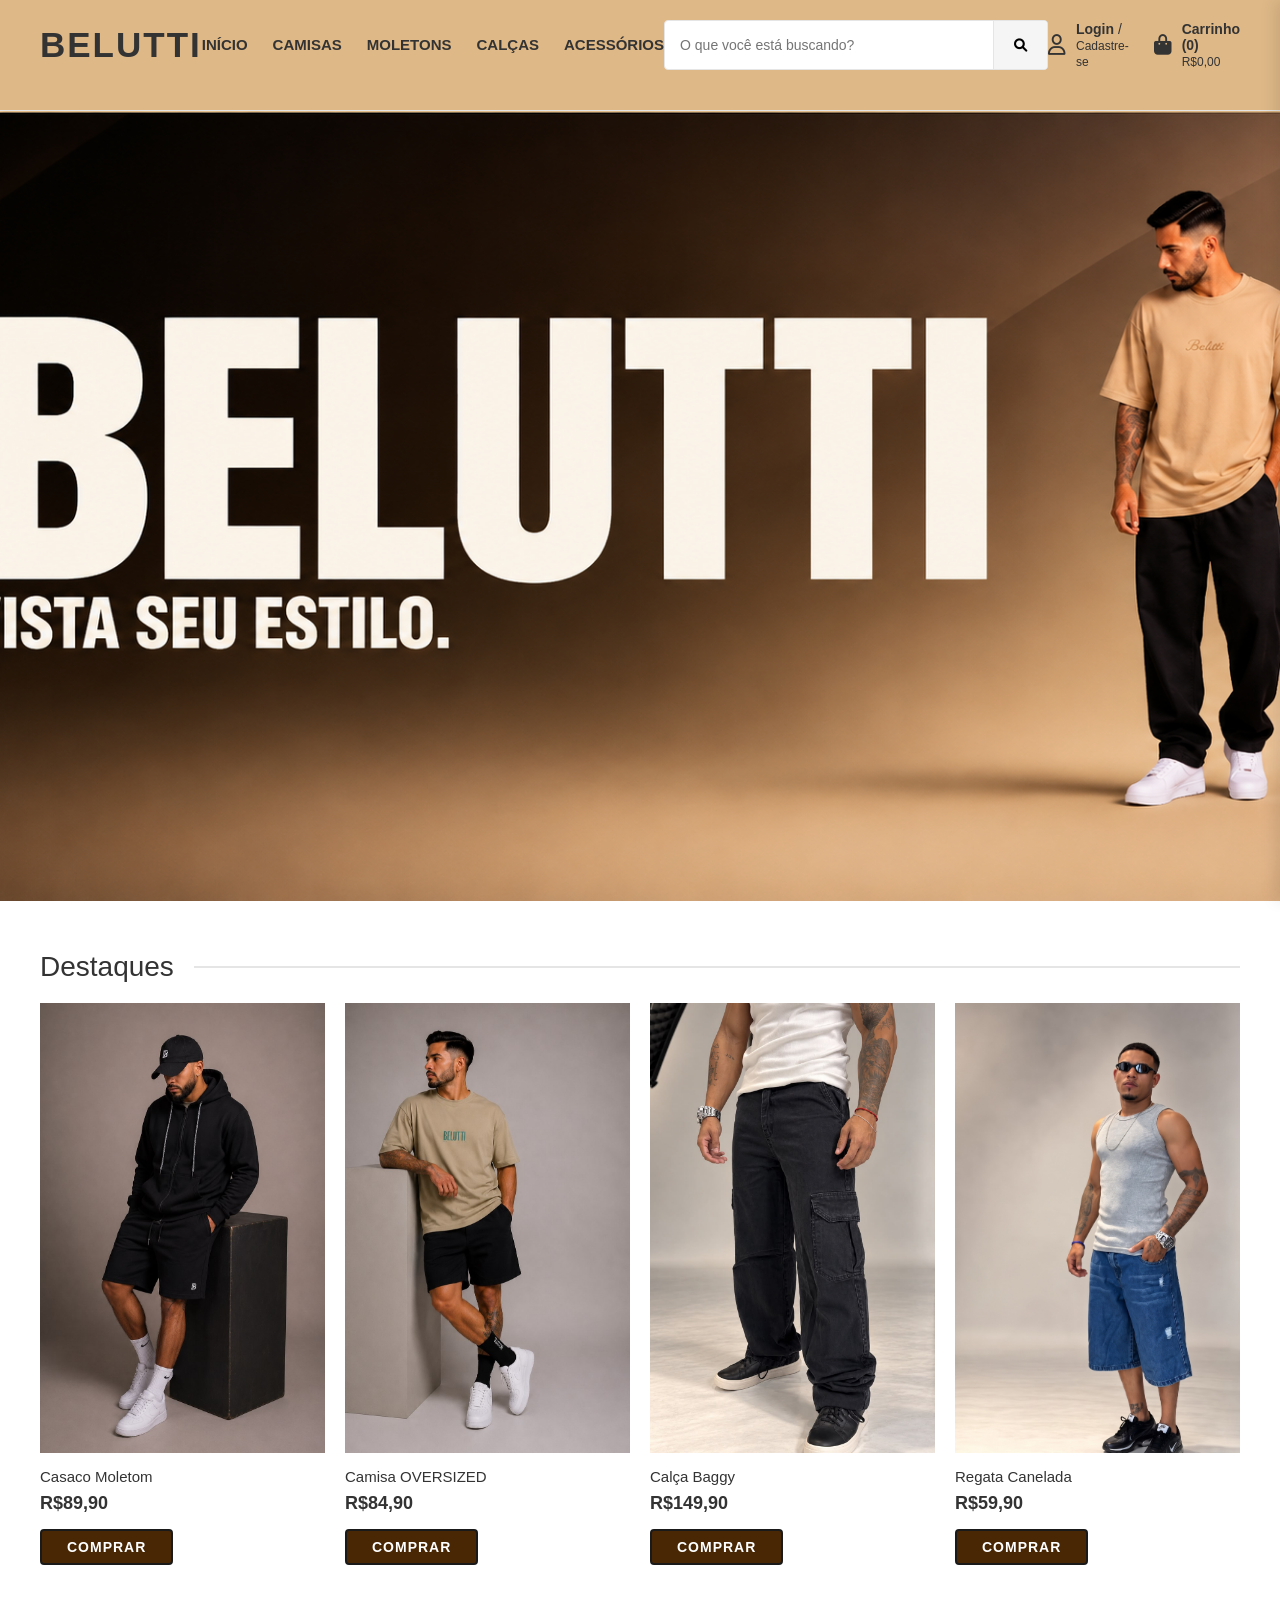
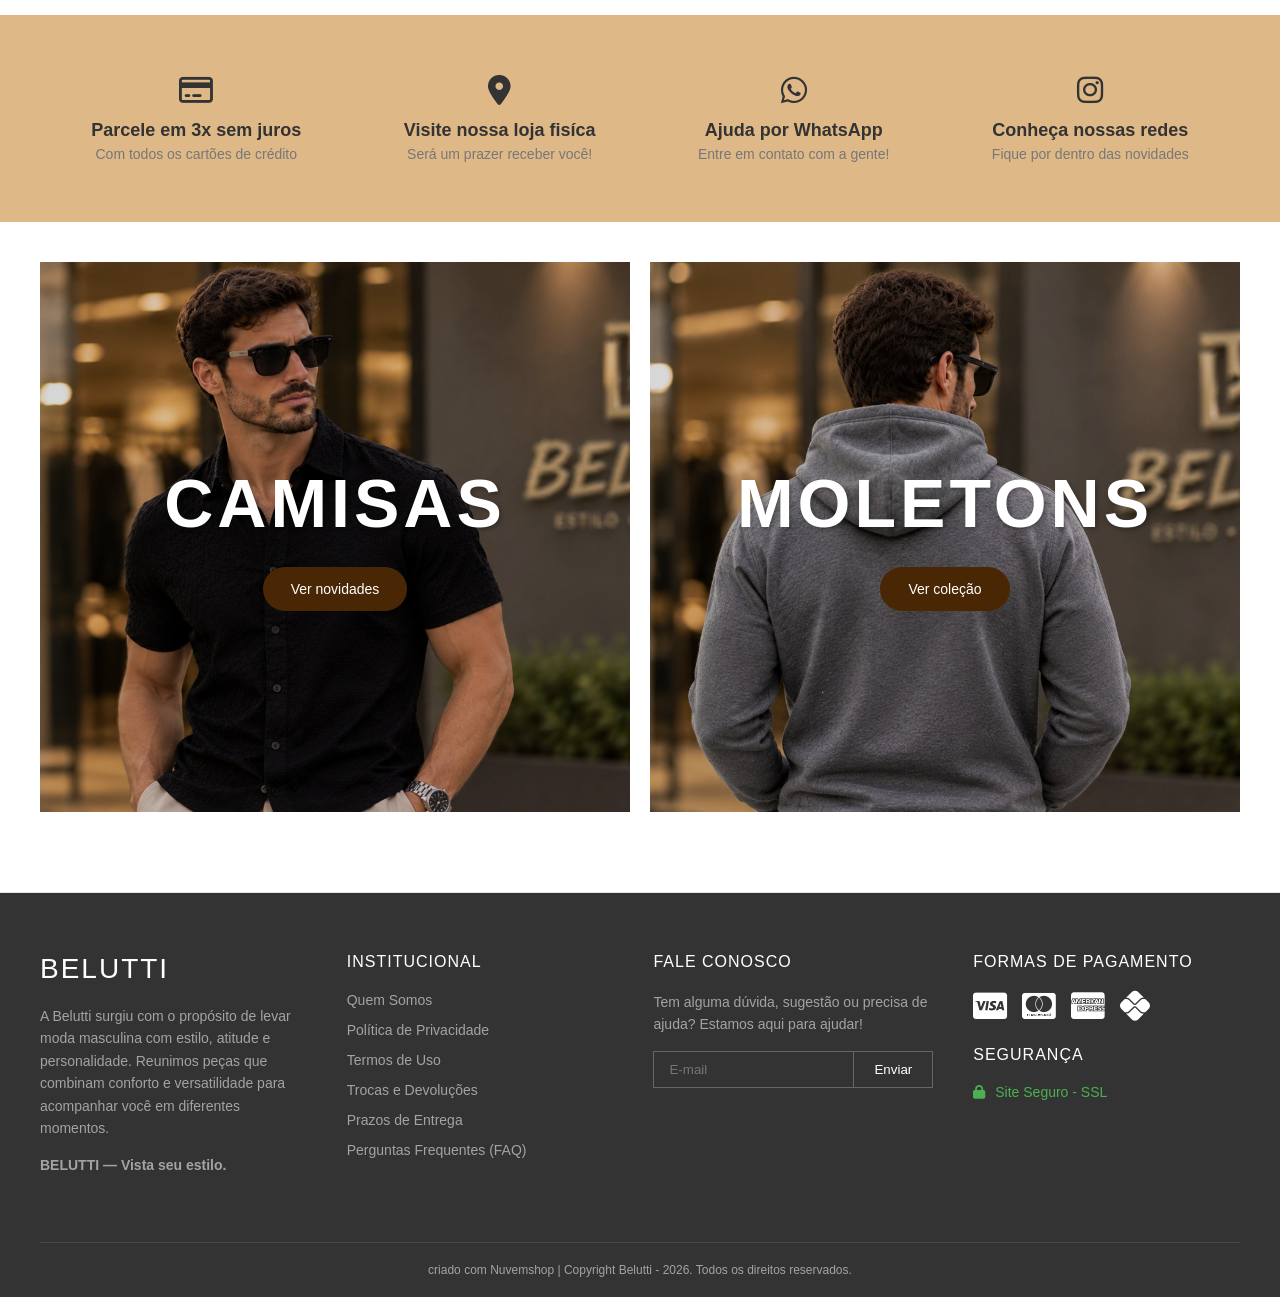
<file: index.html>
<!DOCTYPE html>
<html lang="pt-BR">
<head>
    <meta charset="UTF-8">
    <meta name="viewport" content="width=device-width, initial-scale=1.0">
    <title>Belutti</title>
    <link href="https://cdnjs.cloudflare.com/ajax/libs/font-awesome/6.0.0/css/all.min.css" rel="stylesheet">
    <link rel="stylesheet" href="style.css">
</head>
<body>

    <!-- ==========================================
         CABEÇALHO PRINCIPAL
    =========================================== -->
    <header>
        <div class="header-main">
            <!-- Logotipo -->
            <a href="index.html" class="logo">BELUTTI</a>

            <!-- Menu de Navegação -->
            <nav class="nav-menu">
                <ul>
                    <li><a href="index.html">Início</a></li>
                    <li><a href="camisas.html">Camisas</a></li>
                    <li><a href="moletons.html">Moletons</a></li>
                    <li><a href="#">Calças</a></li>
                    <li><a href="#">Acessórios</a></li>
                </ul>
            </nav>
            
            <!-- Barra de Busca -->
            <div class="search-bar">
                <input type="text" placeholder="O que você está buscando?">
                <button><i class="fas fa-search"></i></button>
            </div>

            <!-- Ações do Usuário (Login e Carrinho) -->
            <div class="header-actions">
                <div class="action-item">
                    <i class="far fa-user"></i>
                    <div>
                        <strong>Login</strong> /<br>
                        <span style="font-size: 12px;">Cadastre-se</span>
                    </div>
                </div>
                <div class="action-item">
                    <i class="fas fa-shopping-bag"></i>
                    <div>
                        <strong>Carrinho (0)</strong><br>
                        <span style="font-size: 12px;">R$0,00</span>
                    </div>
                </div>
            </div>
        </div>
    </header>

    <!-- ==========================================
         BANNER PRINCIPAL (HERO)
    =========================================== -->
    <section class="hero-banner">
        <img src="./img/banner_belutti_fullscreen.png" alt="Belutti - Vista seu estilo" class="hero-img">
    </section>

    <!-- ==========================================
         SECÇÃO DE PRODUTOS (DESTAQUES)
    =========================================== -->
    <h2 class="section-title">Destaques</h2>
    <section class="product-grid">
        
        <!-- Produto 1 -->
        <div class="product-card">
            <div class="product-image">
                <img src="./img/modelo-1.jpeg" alt="Casaco Moletom">
            </div>
            <div class="product-info">
                <h3>Casaco Moletom</h3>
                <div>
                    <span class="price-current">R$89,90</span>
                </div>
                <button class="btn-primary">Comprar</button>
            </div>
        </div>

        <!-- Produto 2 -->
        <div class="product-card">
            <div class="product-image">
                <img src="./img/modelo-2.jpeg" alt="Camisa OVERSIZED">
            </div>
            <div class="product-info">
                <h3>Camisa OVERSIZED</h3>
                <div>
                    <span class="price-current">R$84,90</span>
                </div>
                <button class="btn-primary">Comprar</button>
            </div>
        </div>

        <!-- Produto 3 -->
        <div class="product-card">
            <div class="product-image">
                <img src="./img/modelo-3.jpeg" alt="Calça Baggy">
            </div>
            <div class="product-info">
                <h3>Calça Baggy</h3>
                <div>
                    <span class="price-current">R$149,90</span>
                </div>
                <button class="btn-primary">Comprar</button>
            </div>
        </div>
        
        <!-- Produto 4 -->
        <div class="product-card">
            <div class="product-image">
                <img src="./img/modelo-4.jpg" alt="Regata Canelada">
            </div>
            <div class="product-info">
                <h3>Regata Canelada</h3>
                <div>
                    <span class="price-current">R$59,90</span>
                </div>
                <button class="btn-primary">Comprar</button>
            </div>
        </div>
    </section>

    <!-- ==========================================
         BENEFÍCIOS (INFORMAÇÕES)
    =========================================== -->
    <section class="info-section">
        <div class="info-item">
            <i class="far fa-credit-card"></i>
            <h4>Parcele em 3x sem juros</h4>
            <p>Com todos os cartões de crédito</p>
        </div>
        <a href="https://maps.app.goo.gl/GwXhH3W3nkAN4NoE8" target="_blank" rel="noopener noreferrer">
            <div class="info-item">
                <i class="fas fa-map-marker-alt"></i>
                <h4>Visite nossa loja fisíca</h4>
                <p>Será um prazer receber você!</p>
            </div>
        </a>
        <a href="https://api.whatsapp.com/send?phone=5581998624510&text=Oi%2C%20tudo%20bem%3F%20Gostaria%20de%20saber%20mais%20informa%C3%A7%C3%B5es%20sobre%20as%20%C3%B3timas%20pe%C3%A7as%20da%20Belutti%20!" target="_blank" rel="noopener noreferrer">
            <div class="info-item">
                <i class="fab fa-whatsapp"></i>
                <h4>Ajuda por WhatsApp</h4>
                <p>Entre em contato com a gente!</p>
            </div>
        </a>
        <a href="https://www.instagram.com/usebelutti/" target="_blank" rel="noopener noreferrer">
            <div class="info-item">
                <i class="fab fa-instagram"></i>
                <h4>Conheça nossas redes</h4>
                <p>Fique por dentro das novidades</p>
            </div>
        </a>
    </section>

    <!-- ==========================================
         BANNERS DE CATEGORIA
    =========================================== -->
    <section class="category-banners">
        <div class="banner-item" style="background-image: url('img/banner_camisa.jpeg');">
            <div class="banner-content">
                <h2>CAMISAS</h2>
                <a href="camisas.html" class="btn-white">Ver novidades</a>
            </div>
        </div>
        
        <div class="banner-item" style="background-image: url('img/banner_moletons.jpeg');">
            <div class="banner-content">
                <h2>MOLETONS</h2>
                <a href="moletons.html" class="btn-white">Ver coleção</a>
            </div>
        </div>
    </section>

    <!-- ==========================================
         RODAPÉ (FOOTER)
    =========================================== -->
    <footer class="site-footer">
        <div class="footer-content">
            
            <!-- Coluna 1: A Marca -->
            <div class="footer-col brand-col">
                <h2>BELUTTI</h2>
                <p>A Belutti surgiu com o propósito de levar moda masculina com estilo, atitude e personalidade. Reunimos peças que combinam conforto e versatilidade para acompanhar você em diferentes momentos.</p>
                <p><strong>BELUTTI — Vista seu estilo.</strong></p>
            </div>

            <!-- Coluna 2: Links Institucionais -->
            <div class="footer-col links-col">
                <h3>Institucional</h3>
                <ul>
                    <li><a href="#" class="open-sidebar" data-target="quem-somos">Quem Somos</a></li>
                    <li><a href="#" class="open-sidebar" data-target="privacidade">Política de Privacidade</a></li>
                    <li><a href="#" class="open-sidebar" data-target="termos">Termos de Uso</a></li>
                    <li><a href="#" class="open-sidebar" data-target="trocas">Trocas e Devoluções</a></li>
                    <li><a href="#" class="open-sidebar" data-target="prazos">Prazos de Entrega</a></li>
                    <li><a href="#" class="open-sidebar" data-target="faq">Perguntas Frequentes (FAQ)</a></li>
                </ul>
            </div>

            <!-- Coluna 3: Fale Conosco e Newsletter -->
            <div class="footer-col contact-col">
                <h3>Fale Conosco</h3>
                <p>Tem alguma dúvida, sugestão ou precisa de ajuda? Estamos aqui para ajudar!</p>
                <div class="newsletter-form">
                    <input type="email" placeholder="E-mail">
                    <button>Enviar</button>
                </div>
            </div>

            <!-- Coluna 4: Segurança e Pagamento -->
            <div class="footer-col security-col">
                <h3>Formas de Pagamento</h3>
                <div class="payment-icons">
                    <i class="fab fa-cc-visa"></i>
                    <i class="fab fa-cc-mastercard"></i>
                    <i class="fab fa-cc-amex"></i>
                    <i class="fab fa-pix"></i>
                </div>
                
                <h3 style="margin-top: 25px;">Segurança</h3>
                <div class="security-badge">
                    <i class="fas fa-lock"></i> <span>Site Seguro - SSL</span>
                </div>
            </div>
            
        </div>

        <!-- Linha final de Copyright -->
        <div class="footer-bottom">
            <p>criado com Nuvemshop | Copyright Belutti - 2026. Todos os direitos reservados.</p>
        </div>
    </footer>

    <!-- ==========================================
         PAINEL LATERAL (OFFCANVAS)
    =========================================== -->
    <!-- Fundo escuro que cobre o site -->
    <div class="sidebar-overlay" id="sidebarOverlay"></div>

    <!-- O Painel que desliza da direita -->
    <div class="sidebar-panel" id="sidebarPanel">
        <div class="sidebar-header">
            <h3 id="sidebarTitle">Título</h3>
            <button class="sidebar-close" id="sidebarClose">&times;</button>
        </div>
        <div class="sidebar-content" id="sidebarContent">
            <!-- O texto aparecerá aqui dentro via JavaScript -->
        </div>
    </div>

    <!-- Scripts -->
    <script src="script.js"></script>
</body>
</html>
</file>
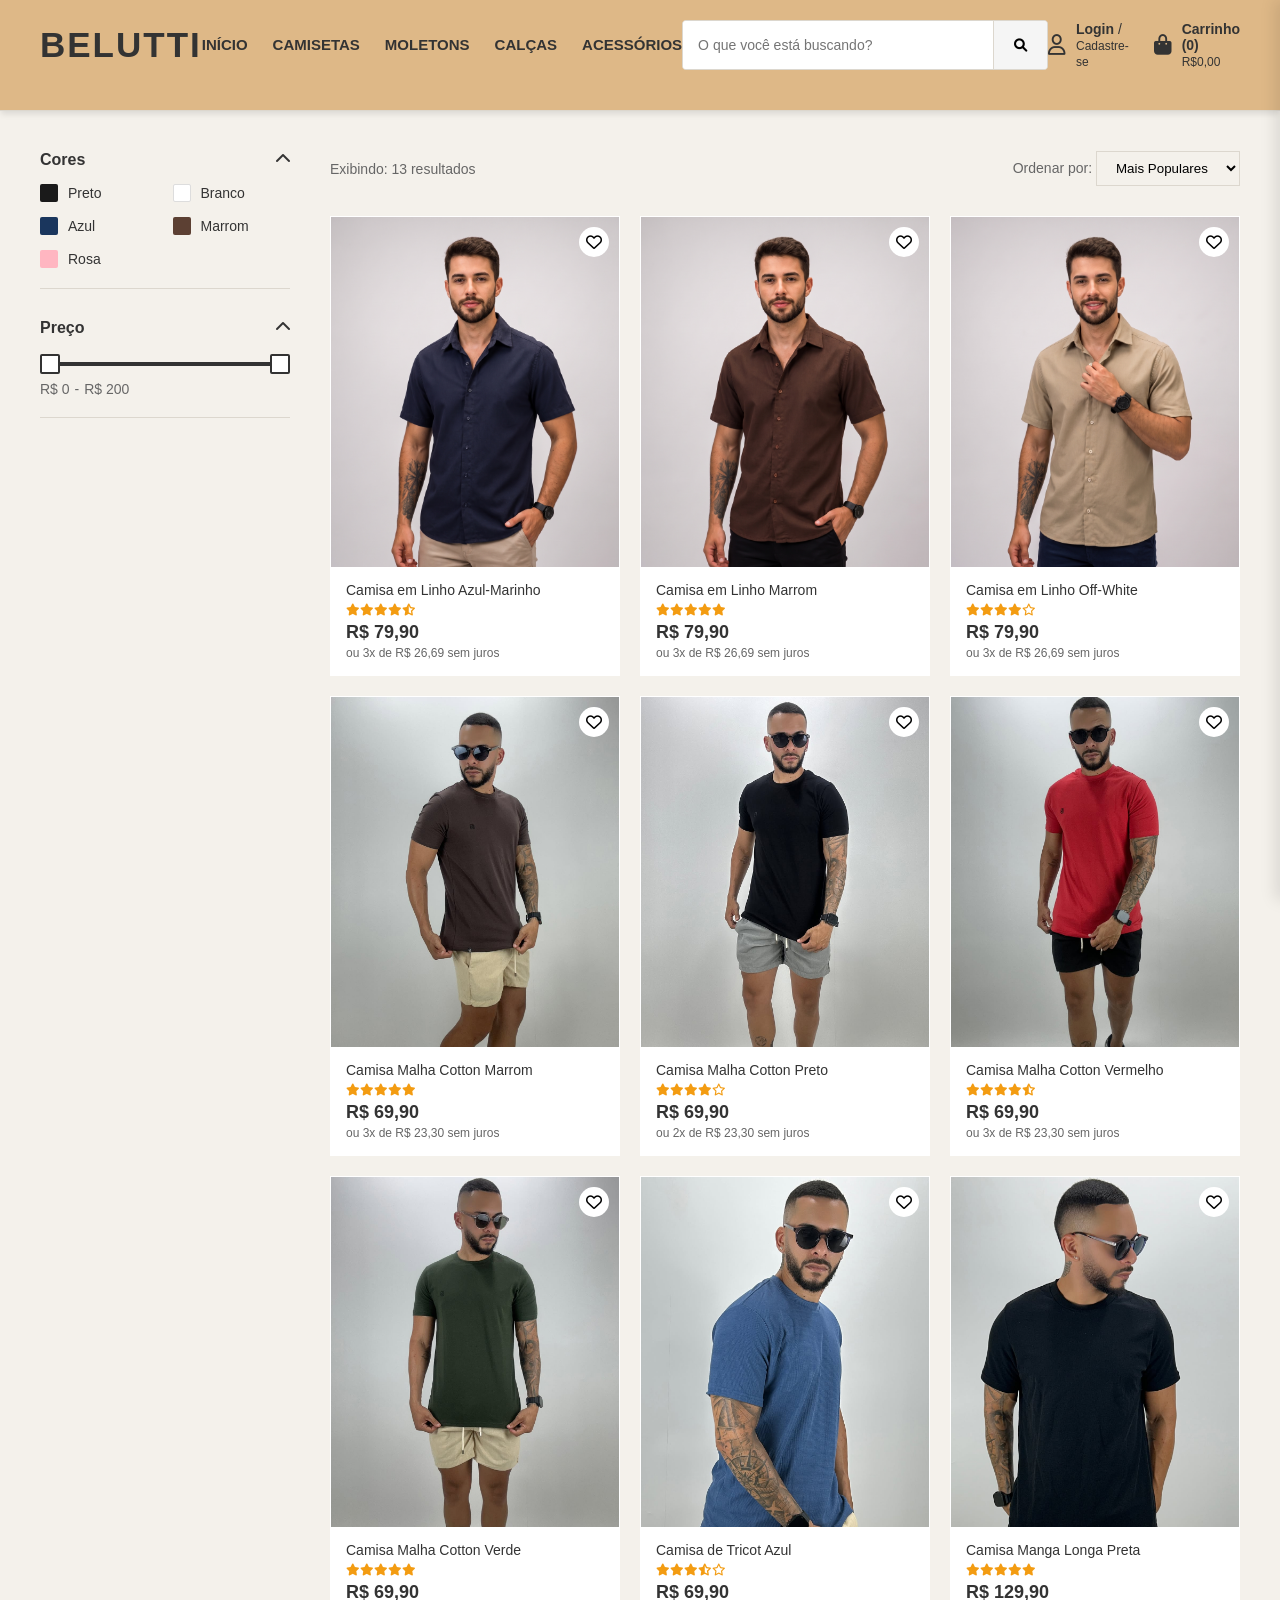
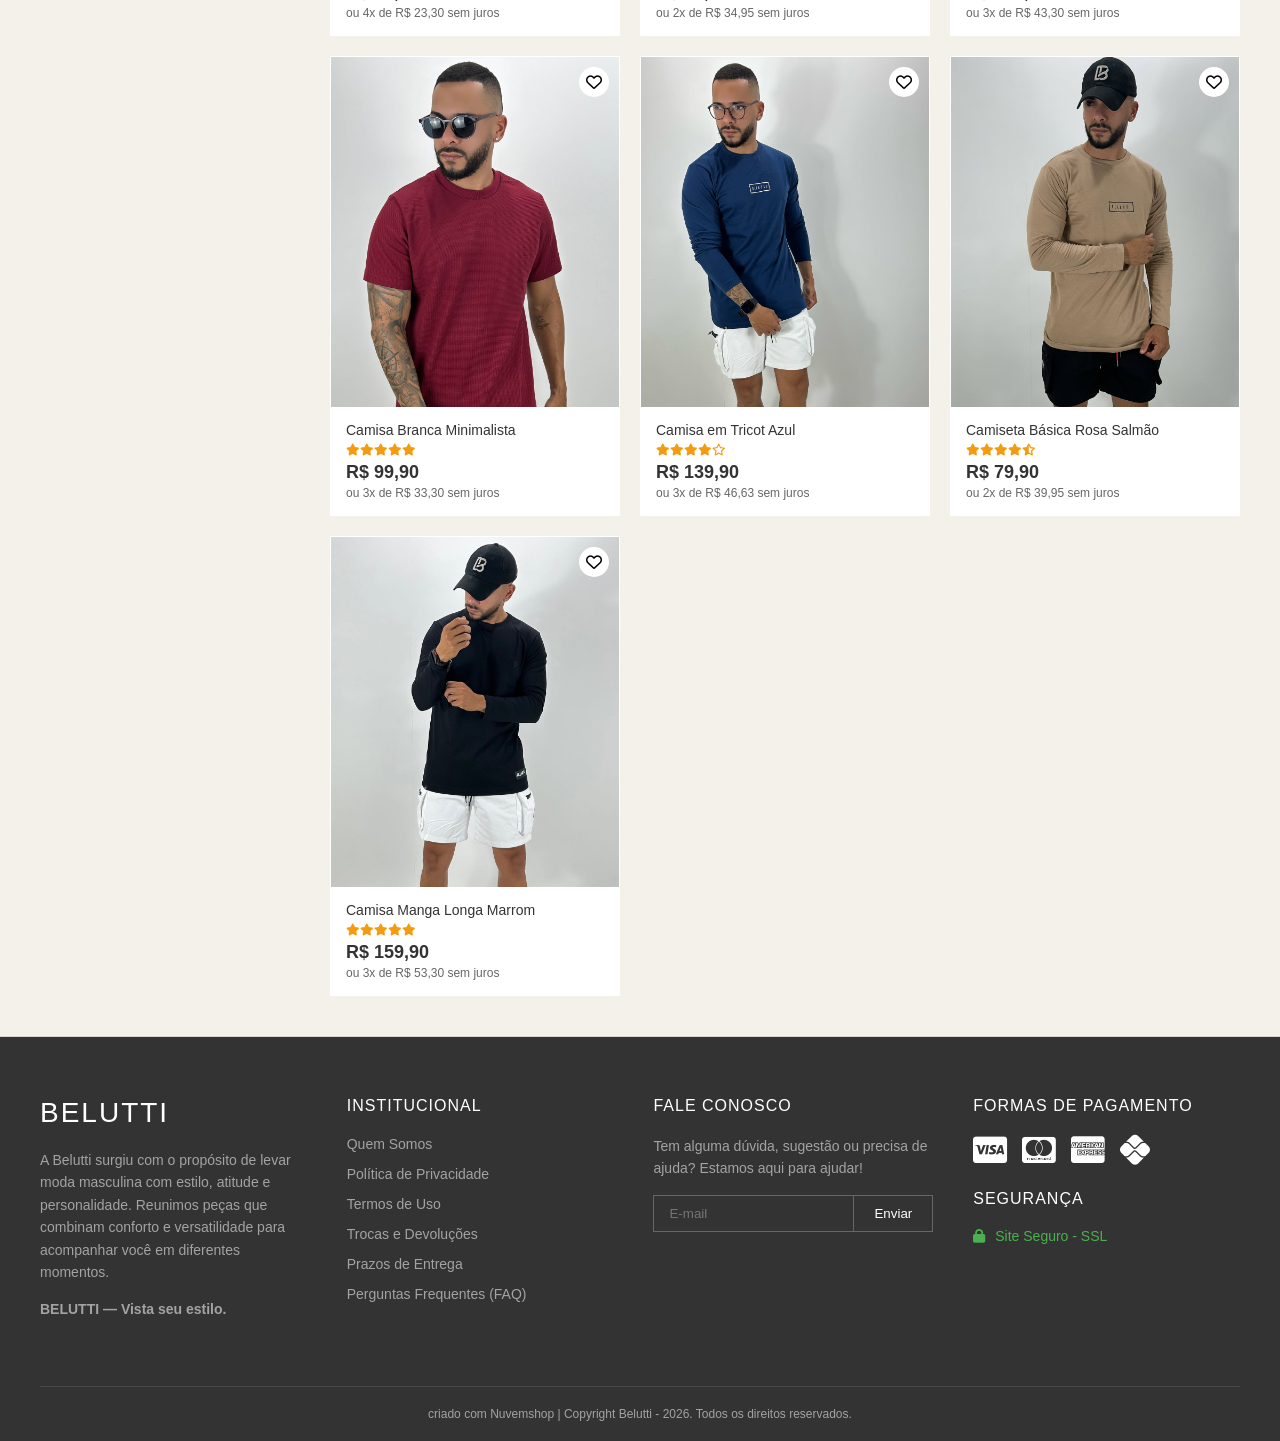
<file: camisas.html>
<!DOCTYPE html>
<html lang="pt-BR">
<head>
    <meta charset="UTF-8">
    <meta name="viewport" content="width=device-width, initial-scale=1.0">
    <title>Camisas - BELUTTI</title>
    <link href="https://cdnjs.cloudflare.com/ajax/libs/font-awesome/6.0.0/css/all.min.css" rel="stylesheet">
    <link rel="stylesheet" href="camisas-style.css">
</head>
<body>

    <!-- ==========================================
         CABEÇALHO PRINCIPAL (Idêntico ao index)
    =========================================== -->
    <header>
        <div class="header-main">
            <!-- Logotipo -->
            <a href="index.html" class="logo">BELUTTI</a>

            <!-- Menu de Navegação -->
            <nav class="nav-menu">
                <ul>
                    <li><a href="index.html">Início</a></li>
                    <li><a href="camisas.html">Camisetas</a></li>
                    <li><a href="moletons.html">Moletons</a></li>
                    <li><a href="#">Calças</a></li>
                    <li><a href="#">Acessórios</a></li>
                </ul>
            </nav>
            
            <!-- Barra de Busca -->
            <div class="search-bar">
                <input type="text" placeholder="O que você está buscando?">
                <button><i class="fas fa-search"></i></button>
            </div>

            <!-- Ações do Usuário (Login e Carrinho) -->
            <div class="header-actions">
                <div class="action-item">
                    <i class="far fa-user"></i>
                    <div>
                        <strong>Login</strong> /<br>
                        <span style="font-size: 12px;">Cadastre-se</span>
                    </div>
                </div>
                <div class="action-item">
                    <i class="fas fa-shopping-bag"></i>
                    <div>
                        <strong>Carrinho (0)</strong><br>
                        <span style="font-size: 12px;">R$0,00</span>
                    </div>
                </div>
            </div>
        </div>
    </header>

    <!-- ==========================================
         CONTEÚDO DA PÁGINA (CATÁLOGO)
    =========================================== -->
    <div class="container">
        
    <!-- BARRA LATERAL (Filtros Novos) -->
    <!-- BARRA LATERAL (Filtros) -->
        <aside class="sidebar">
            <!-- Filtro de Cores -->
            <div class="filter-group">
                <!-- Adicionamos a classe 'filter-toggle' no H3 para identificar o clique -->
                <h3 class="filter-toggle">Cores <i class="fas fa-chevron-up"></i></h3>
                <!-- Envolvemos o conteúdo numa div 'filter-content' -->
                <div class="filter-content">
                    <div class="color-grid">
                        <div class="color-item" data-cor="preto"><span class="color-swatch" style="background: #1a1a1a;"></span> Preto</div>
                        <div class="color-item" data-cor="branco"><span class="color-swatch" style="background: #ffffff; border: 1px solid #ddd;"></span> Branco</div>
                        <div class="color-item" data-cor="azul"><span class="color-swatch" style="background: #1a365d;"></span> Azul</div>
                        <div class="color-item" data-cor="marrom"><span class="color-swatch" style="background: #5c4033;"></span> Marrom</div>
                        <div class="color-item" data-cor="rosa"><span class="color-swatch" style="background: #ffb6c1;"></span> Rosa</div>
                    </div>
                </div>
            </div>

            <!-- Filtro de Preço -->
            <div class="filter-group">
                <h3 class="filter-toggle">Preço <i class="fas fa-chevron-up"></i></h3>
                <div class="filter-content">
                    <div class="price-slider-container">
                        <div class="slider-track"></div>
                        <input type="range" min="0" max="200" value="0" id="slider-min" class="range-input">
                        <input type="range" min="0" max="200" value="200" id="slider-max" class="range-input">
                    </div>
                    <div class="price-values">
                        <span id="price-min-val">R$ 0</span> - <span id="price-max-val">R$ 200</span>
                    </div>
                </div>
            </div>
        </aside>

        <!-- ÁREA CENTRAL (Lista de Produtos) -->
        <main class="main-content">
            
            <div class="plp-header">
                <span id="resultado-count">Exibindo: 3 resultados</span>
                <div>
                    <label>Ordenar por: </label>
                    <!-- Adicionamos o ID e os values em cada option -->
                    <select id="ordenar-produtos">
                        <option value="populares">Mais Populares</option>
                        <option value="menor">Menor preço</option>
                        <option value="maior">Maior preço</option>
                    </select>
                </div>
            </div>
            
            <!-- O <div class="product-grid" id="productGrid"> continua logo aqui abaixo normalmente -->

        <div class="product-grid" id="productGrid">
            <!-- Produto 1 (Tag Azul) -->
            <div class="product-card" data-cor="azul" data-preco="79.90">
                <div class="product-image">
                    <button class="btn-wishlist"><i class="far fa-heart"></i></button>
                    <img src="img/camisa-azul-linho.jpg" alt="Camisa">
                </div>
                <div class="product-info">
                    <h3>Camisa em Linho Azul-Marinho</h3>
                    <div class="stars"><i class="fas fa-star"></i><i class="fas fa-star"></i><i class="fas fa-star"></i><i class="fas fa-star"></i><i class="fas fa-star-half-alt"></i></div>
                    <div class="price-current">R$ 79,90</div>
                    <div class="installment">ou 3x de R$ 26,69 sem juros</div>
                </div>
            </div>

            <!-- Produto 2 (Tag Marrom) -->
            <div class="product-card" data-cor="marrom" data-preco="79.90">
                <div class="product-image">
                    <button class="btn-wishlist"><i class="far fa-heart"></i></button>
                    <img src="img/camisa_marrom-linho.jpg" alt="Camisa 2">
                </div>
                <div class="product-info">
                    <h3>Camisa em Linho Marrom</h3>
                    <div class="stars"><i class="fas fa-star"></i><i class="fas fa-star"></i><i class="fas fa-star"></i><i class="fas fa-star"></i><i class="fas fa-star"></i></div>
                    <div class="price-current">R$ 79,90</div>
                    <div class="installment">ou 3x de R$ 26,69 sem juros</div>
                </div>
            </div>

            <!-- Produto 3 (Tag Branco/Off-White) -->
            <div class="product-card" data-cor="branco" data-preco="79.90">
                <div class="product-image">
                    <button class="btn-wishlist"><i class="far fa-heart"></i></button>
                    <img src="img/camisa-off-white-linho.jpg" alt="Camisa 3">
                </div>
                <div class="product-info">
                    <h3>Camisa em Linho Off-White</h3>
                    <div class="stars"><i class="fas fa-star"></i><i class="fas fa-star"></i><i class="fas fa-star"></i><i class="fas fa-star"></i><i class="far fa-star"></i></div>
                    <div class="price-current">R$ 79,90</div>
                    <div class="installment">ou 3x de R$ 26,69 sem juros</div>
                </div>
            </div>

            <!-- Produto 4 (Preto - R$ 69,90) -->
                <div class="product-card" data-cor="preto" data-preco="69.90">
                    <div class="product-image">
                        <button class="btn-wishlist"><i class="far fa-heart"></i></button>
                        <img src="img/camisa-marrom-malha-cotton.jpeg" alt="Camisa Malha Cotton Marrom">
                    </div>
                    <div class="product-info">
                        <h3>Camisa Malha Cotton Marrom</h3>
                        <div class="stars"><i class="fas fa-star"></i><i class="fas fa-star"></i><i class="fas fa-star"></i><i class="fas fa-star"></i><i class="fas fa-star"></i></div>
                        <div class="price-current">R$ 69,90</div>
                        <div class="installment">ou 3x de R$ 23,30 sem juros</div>
                    </div>
                </div>

                <!-- Produto 5 (Rosa - R$ 69,90) -->
                <div class="product-card" data-cor="rosa" data-preco="69.90">
                    <div class="product-image">
                        <button class="btn-wishlist"><i class="far fa-heart"></i></button>
                        <img src="img/camisa-preta-malha-cotton.jpeg" alt="Camisa Polo Rosa">
                    </div>
                    <div class="product-info">
                        <h3>Camisa Malha Cotton Preto</h3>
                        <div class="stars"><i class="fas fa-star"></i><i class="fas fa-star"></i><i class="fas fa-star"></i><i class="fas fa-star"></i><i class="far fa-star"></i></div>
                        <div class="price-current">R$ 69,90</div>
                        <div class="installment">ou 2x de R$ 23,30 sem juros</div>
                    </div>
                </div>

                <!-- Produto 6 (Branco - R$ 69,90) -->
                <div class="product-card" data-cor="branco" data-preco="69.90">
                    <div class="product-image">
                        <button class="btn-wishlist"><i class="far fa-heart"></i></button>
                        <img src="img/camisa-vermelha-malha-cotton.jpeg" alt="Camisa Malha Cotton Vermelho">
                    </div>
                    <div class="product-info">
                        <h3>Camisa Malha Cotton Vermelho</h3>
                        <div class="stars"><i class="fas fa-star"></i><i class="fas fa-star"></i><i class="fas fa-star"></i><i class="fas fa-star"></i><i class="fas fa-star-half-alt"></i></div>
                        <div class="price-current">R$ 69,90</div>
                        <div class="installment">ou 3x de R$ 23,30 sem juros</div>
                    </div>
                </div>

                <!-- Produto 7 (Azul - R$ 69,90) -->
                <div class="product-card" data-cor="azul" data-preco="69.90">
                    <div class="product-image">
                        <button class="btn-wishlist"><i class="far fa-heart"></i></button>
                        <img src="img/camisa-verde-malha-cotton.jpeg" alt="Camisa Malha Cotton Verde">
                    </div>
                    <div class="product-info">
                        <h3>Camisa Malha Cotton Verde</h3>
                        <div class="stars"><i class="fas fa-star"></i><i class="fas fa-star"></i><i class="fas fa-star"></i><i class="fas fa-star"></i><i class="fas fa-star"></i></div>
                        <div class="price-current">R$ 69,90</div>
                        <div class="installment">ou 4x de R$ 23,30 sem juros</div>
                    </div>
                </div>

                <!-- Produto 8 (Marrom - R$ 69,90) -->
                <div class="product-card" data-cor="marrom" data-preco="69.90">
                    <div class="product-image">
                        <button class="btn-wishlist"><i class="far fa-heart"></i></button>
                        <img src="img/camisa-azul-tricot.jpeg" alt="Camisa de Tricot Azul">
                    </div>
                    <div class="product-info">
                        <h3>Camisa de Tricot Azul</h3>
                        <div class="stars"><i class="fas fa-star"></i><i class="fas fa-star"></i><i class="fas fa-star"></i><i class="fas fa-star-half-alt"></i><i class="far fa-star"></i></div>
                        <div class="price-current">R$ 69,90</div>
                        <div class="installment">ou 2x de R$ 34,95 sem juros</div>
                    </div>
                </div>

                <!-- Produto 9 (Preto - R$ 129,90) -->
                <div class="product-card" data-cor="preto" data-preco="129.90">
                    <div class="product-image">
                        <button class="btn-wishlist"><i class="far fa-heart"></i></button>
                        <img src="img/camisa-preta-tricot.jpeg" alt="Camisa Manga Longa Preta">
                    </div>
                    <div class="product-info">
                        <h3>Camisa Manga Longa Preta</h3>
                        <div class="stars"><i class="fas fa-star"></i><i class="fas fa-star"></i><i class="fas fa-star"></i><i class="fas fa-star"></i><i class="fas fa-star"></i></div>
                        <div class="price-current">R$ 129,90</div>
                        <div class="installment">ou 3x de R$ 43,30 sem juros</div>
                    </div>
                </div>

                <!-- Produto 10 (Branco - R$ 99,90) -->
                <div class="product-card" data-cor="branco" data-preco="99.90">
                    <div class="product-image">
                        <button class="btn-wishlist"><i class="far fa-heart"></i></button>
                        <img src="img/camisa-vermelha-tricot.jpeg" alt="Camisa Branca Minimalista">
                    </div>
                    <div class="product-info">
                        <h3>Camisa Branca Minimalista</h3>
                        <div class="stars"><i class="fas fa-star"></i><i class="fas fa-star"></i><i class="fas fa-star"></i><i class="fas fa-star"></i><i class="fas fa-star"></i></div>
                        <div class="price-current">R$ 99,90</div>
                        <div class="installment">ou 3x de R$ 33,30 sem juros</div>
                    </div>
                </div>

                <!-- Produto 11 (Azul - R$ 139,90) -->
                <div class="product-card" data-cor="azul" data-preco="139.90">
                    <div class="product-image">
                        <button class="btn-wishlist"><i class="far fa-heart"></i></button>
                        <img src="img/camisa-azul-manga-longa.jpeg" alt="Camisa Tricot Azul">
                    </div>
                    <div class="product-info">
                        <h3>Camisa em Tricot Azul</h3>
                        <div class="stars"><i class="fas fa-star"></i><i class="fas fa-star"></i><i class="fas fa-star"></i><i class="fas fa-star"></i><i class="far fa-star"></i></div>
                        <div class="price-current">R$ 139,90</div>
                        <div class="installment">ou 3x de R$ 46,63 sem juros</div>
                    </div>
                </div>

                <!-- Produto 12 (Rosa - R$ 79,90) -->
                <div class="product-card" data-cor="rosa" data-preco="79.90">
                    <div class="product-image">
                        <button class="btn-wishlist"><i class="far fa-heart"></i></button>
                        <img src="img/camisa-marrom-manga-longa.jpeg" alt="Camiseta Rosa Salmão">
                    </div>
                    <div class="product-info">
                        <h3>Camiseta Básica Rosa Salmão</h3>
                        <div class="stars"><i class="fas fa-star"></i><i class="fas fa-star"></i><i class="fas fa-star"></i><i class="fas fa-star"></i><i class="fas fa-star-half-alt"></i></div>
                        <div class="price-current">R$ 79,90</div>
                        <div class="installment">ou 2x de R$ 39,95 sem juros</div>
                    </div>
                </div>

                <!-- Produto 13 (Marrom - R$ 159,90) -->
                <div class="product-card" data-cor="marrom" data-preco="159.90">
                    <div class="product-image">
                        <button class="btn-wishlist"><i class="far fa-heart"></i></button>
                        <img src="img/camisa-preta-manga-longa.jpeg" alt="Camisa Manga Longa Marrom">
                    </div>
                    <div class="product-info">
                        <h3>Camisa Manga Longa Marrom</h3>
                        <div class="stars"><i class="fas fa-star"></i><i class="fas fa-star"></i><i class="fas fa-star"></i><i class="fas fa-star"></i><i class="fas fa-star"></i></div>
                        <div class="price-current">R$ 159,90</div>
                        <div class="installment">ou 3x de R$ 53,30 sem juros</div>
                    </div>
                </div>
        </div>
    </main>
</div>

    <!-- ==========================================
         RODAPÉ (FOOTER)
    =========================================== -->
    <footer class="site-footer">
        <div class="footer-content">
            <!-- Coluna 1: A Marca -->
            <div class="footer-col brand-col">
                <h2>BELUTTI</h2>
                <p>A Belutti surgiu com o propósito de levar moda masculina com estilo, atitude e personalidade. Reunimos peças que combinam conforto e versatilidade para acompanhar você em diferentes momentos.</p>
                <p><strong>BELUTTI — Vista seu estilo.</strong></p>
            </div>

            <!-- Coluna 2: Links Institucionais -->
            <div class="footer-col links-col">
                <h3>Institucional</h3>
                <ul>
                    <li><a href="#" class="open-sidebar" data-target="quem-somos">Quem Somos</a></li>
                    <li><a href="#" class="open-sidebar" data-target="privacidade">Política de Privacidade</a></li>
                    <li><a href="#" class="open-sidebar" data-target="termos">Termos de Uso</a></li>
                    <li><a href="#" class="open-sidebar" data-target="trocas">Trocas e Devoluções</a></li>
                    <li><a href="#" class="open-sidebar" data-target="prazos">Prazos de Entrega</a></li>
                    <li><a href="#" class="open-sidebar" data-target="faq">Perguntas Frequentes (FAQ)</a></li>
                </ul>
            </div>

            <!-- Coluna 3: Fale Conosco e Newsletter -->
            <div class="footer-col contact-col">
                <h3>Fale Conosco</h3>
                <p>Tem alguma dúvida, sugestão ou precisa de ajuda? Estamos aqui para ajudar!</p>
                <div class="newsletter-form">
                    <input type="email" placeholder="E-mail">
                    <button>Enviar</button>
                </div>
            </div>

            <!-- Coluna 4: Segurança e Pagamento -->
            <div class="footer-col security-col">
                <h3>Formas de Pagamento</h3>
                <div class="payment-icons">
                    <i class="fab fa-cc-visa"></i>
                    <i class="fab fa-cc-mastercard"></i>
                    <i class="fab fa-cc-amex"></i>
                    <i class="fab fa-pix"></i>
                </div>
                
                <h3 style="margin-top: 25px;">Segurança</h3>
                <div class="security-badge">
                    <i class="fas fa-lock"></i> <span>Site Seguro - SSL</span>
                </div>
            </div>
        </div>

        <div class="footer-bottom">
            <p>criado com Nuvemshop | Copyright Belutti - 2026. Todos os direitos reservados.</p>
        </div>
    </footer>

    <!-- ==========================================
         PAINEL LATERAL (OFFCANVAS)
    =========================================== -->
    <div class="sidebar-overlay" id="sidebarOverlay"></div>

    <div class="sidebar-panel" id="sidebarPanel">
        <div class="sidebar-header">
            <h3 id="sidebarTitle">Título</h3>
            <button class="sidebar-close" id="sidebarClose">&times;</button>
        </div>
        <div class="sidebar-content" id="sidebarContent">
            <!-- O texto aparecerá aqui dentro via JavaScript -->
        </div>
    </div>

    <!-- Script para o menu lateral funcionar nesta página também -->
    <script src="script.js"></script>
</body>
</html>
</file>
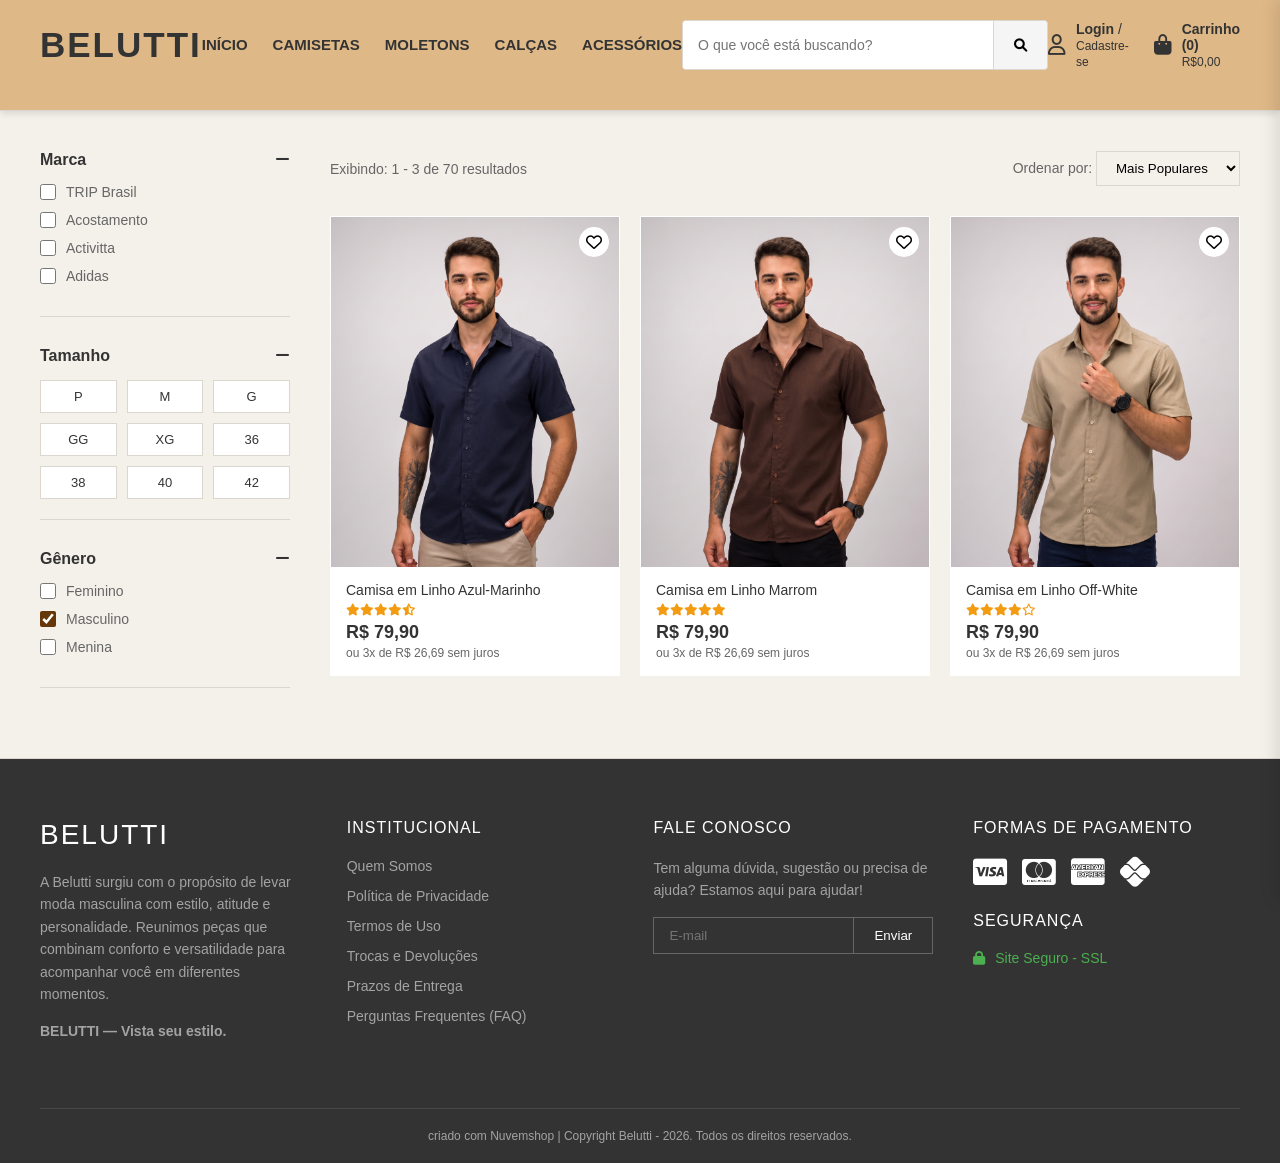
<file: moletons.html>
<!DOCTYPE html>
<html lang="pt-BR">
<head>
    <meta charset="UTF-8">
    <meta name="viewport" content="width=device-width, initial-scale=1.0">
    <title>Moletons - BELUTTI</title>
    <link href="https://cdnjs.cloudflare.com/ajax/libs/font-awesome/6.0.0/css/all.min.css" rel="stylesheet">
    <link rel="stylesheet" href="moletons-style.css">
</head>
<body>

    <!-- ==========================================
         CABEÇALHO PRINCIPAL (Idêntico ao index)
    =========================================== -->
    <header>
        <div class="header-main">
            <!-- Logotipo -->
            <a href="index.html" class="logo">BELUTTI</a>

            <!-- Menu de Navegação -->
            <nav class="nav-menu">
                <ul>
                    <li><a href="index.html">Início</a></li>
                    <li><a href="camisas.html">Camisetas</a></li>
                    <li><a href="moletons.html">Moletons</a></li>
                    <li><a href="#">Calças</a></li>
                    <li><a href="#">Acessórios</a></li>
                </ul>
            </nav>
            
            <!-- Barra de Busca -->
            <div class="search-bar">
                <input type="text" placeholder="O que você está buscando?">
                <button><i class="fas fa-search"></i></button>
            </div>

            <!-- Ações do Usuário (Login e Carrinho) -->
            <div class="header-actions">
                <div class="action-item">
                    <i class="far fa-user"></i>
                    <div>
                        <strong>Login</strong> /<br>
                        <span style="font-size: 12px;">Cadastre-se</span>
                    </div>
                </div>
                <div class="action-item">
                    <i class="fas fa-shopping-bag"></i>
                    <div>
                        <strong>Carrinho (0)</strong><br>
                        <span style="font-size: 12px;">R$0,00</span>
                    </div>
                </div>
            </div>
        </div>
    </header>

    <!-- ==========================================
         CONTEÚDO DA PÁGINA (CATÁLOGO)
    =========================================== -->
    <div class="container">
        
        <!-- BARRA LATERAL (Filtros) -->
        <aside class="sidebar">
            <div class="filter-group">
                <h3>Marca <i class="fas fa-minus"></i></h3>
                <label class="filter-item"><input type="checkbox"> TRIP Brasil</label>
                <label class="filter-item"><input type="checkbox"> Acostamento</label>
                <label class="filter-item"><input type="checkbox"> Activitta</label>
                <label class="filter-item"><input type="checkbox"> Adidas</label>
            </div>

            <div class="filter-group">
                <h3>Tamanho <i class="fas fa-minus"></i></h3>
                <div class="size-grid">
                    <div class="size-box">P</div>
                    <div class="size-box">M</div>
                    <div class="size-box">G</div>
                    <div class="size-box">GG</div>
                    <div class="size-box">XG</div>
                    <div class="size-box">36</div>
                    <div class="size-box">38</div>
                    <div class="size-box">40</div>
                    <div class="size-box">42</div>
                </div>
            </div>

            <div class="filter-group">
                <h3>Gênero <i class="fas fa-minus"></i></h3>
                <label class="filter-item"><input type="checkbox"> Feminino</label>
                <label class="filter-item"><input type="checkbox" checked> Masculino</label>
                <label class="filter-item"><input type="checkbox"> Menina</label>
            </div>
        </aside>

        <!-- ÁREA CENTRAL (Lista de Produtos) -->
        <main class="main-content">
            
            <div class="plp-header">
                <span>Exibindo: 1 - 3 de 70 resultados</span>
                <div>
                    <label>Ordenar por: </label>
                    <select>
                        <option>Mais Populares</option>
                        <option>Menor preço</option>
                        <option>Maior preço</option>
                        <option>Novidades</option>
                    </select>
                </div>
            </div>

            <div class="product-grid">
                <!-- Produto 1 -->
                <div class="product-card">
                    <div class="product-image">
                        <button class="btn-wishlist"><i class="far fa-heart"></i></button>
                        <img src="img/camisa-azul.jpg" alt="Camisa">
                    </div>
                    <div class="product-info">
                        <h3>Camisa em Linho Azul-Marinho</h3>
                        <div class="stars"><i class="fas fa-star"></i><i class="fas fa-star"></i><i class="fas fa-star"></i><i class="fas fa-star"></i><i class="fas fa-star-half-alt"></i></div>
                        <div class="price-current">R$ 79,90</div>
                        <div class="installment">ou 3x de R$ 26,69 sem juros</div>
                    </div>
                </div>

                <!-- Produto 2 -->
                <div class="product-card">
                    <div class="product-image">
                        <button class="btn-wishlist"><i class="far fa-heart"></i></button>
                        <img src="img/camisa_marrom.jpg" alt="Camisa 2">
                    </div>
                    <div class="product-info">
                        <h3>Camisa em Linho Marrom</h3>
                        <div class="stars"><i class="fas fa-star"></i><i class="fas fa-star"></i><i class="fas fa-star"></i><i class="fas fa-star"></i><i class="fas fa-star"></i></div>
                        <div class="price-current">R$ 79,90</div>
                        <div class="installment">ou 3x de R$ 26,69 sem juros</div>
                    </div>
                </div>

                <!-- Produto 3 -->
                <div class="product-card">
                    <div class="product-image">
                        <button class="btn-wishlist"><i class="far fa-heart"></i></button>
                        <img src="img/camisa-off-white.jpg" alt="Camisa 3">
                    </div>
                    <div class="product-info">
                        <h3>Camisa em Linho Off-White</h3>
                        <div class="stars"><i class="fas fa-star"></i><i class="fas fa-star"></i><i class="fas fa-star"></i><i class="fas fa-star"></i><i class="far fa-star"></i></div>
                        <div class="price-current">R$ 79,90</div>
                        <div class="installment">ou 3x de R$ 26,69 sem juros</div>
                    </div>
                </div>
            </div>
        </main>
    </div>

    <!-- ==========================================
         RODAPÉ (FOOTER)
    =========================================== -->
    <footer class="site-footer">
        <div class="footer-content">
            <!-- Coluna 1: A Marca -->
            <div class="footer-col brand-col">
                <h2>BELUTTI</h2>
                <p>A Belutti surgiu com o propósito de levar moda masculina com estilo, atitude e personalidade. Reunimos peças que combinam conforto e versatilidade para acompanhar você em diferentes momentos.</p>
                <p><strong>BELUTTI — Vista seu estilo.</strong></p>
            </div>

            <!-- Coluna 2: Links Institucionais -->
            <div class="footer-col links-col">
                <h3>Institucional</h3>
                <ul>
                    <li><a href="#" class="open-sidebar" data-target="quem-somos">Quem Somos</a></li>
                    <li><a href="#" class="open-sidebar" data-target="privacidade">Política de Privacidade</a></li>
                    <li><a href="#" class="open-sidebar" data-target="termos">Termos de Uso</a></li>
                    <li><a href="#" class="open-sidebar" data-target="trocas">Trocas e Devoluções</a></li>
                    <li><a href="#" class="open-sidebar" data-target="prazos">Prazos de Entrega</a></li>
                    <li><a href="#" class="open-sidebar" data-target="faq">Perguntas Frequentes (FAQ)</a></li>
                </ul>
            </div>

            <!-- Coluna 3: Fale Conosco e Newsletter -->
            <div class="footer-col contact-col">
                <h3>Fale Conosco</h3>
                <p>Tem alguma dúvida, sugestão ou precisa de ajuda? Estamos aqui para ajudar!</p>
                <div class="newsletter-form">
                    <input type="email" placeholder="E-mail">
                    <button>Enviar</button>
                </div>
            </div>

            <!-- Coluna 4: Segurança e Pagamento -->
            <div class="footer-col security-col">
                <h3>Formas de Pagamento</h3>
                <div class="payment-icons">
                    <i class="fab fa-cc-visa"></i>
                    <i class="fab fa-cc-mastercard"></i>
                    <i class="fab fa-cc-amex"></i>
                    <i class="fab fa-pix"></i>
                </div>
                
                <h3 style="margin-top: 25px;">Segurança</h3>
                <div class="security-badge">
                    <i class="fas fa-lock"></i> <span>Site Seguro - SSL</span>
                </div>
            </div>
        </div>

        <div class="footer-bottom">
            <p>criado com Nuvemshop | Copyright Belutti - 2026. Todos os direitos reservados.</p>
        </div>
    </footer>

    <!-- ==========================================
         PAINEL LATERAL (OFFCANVAS)
    =========================================== -->
    <div class="sidebar-overlay" id="sidebarOverlay"></div>

    <div class="sidebar-panel" id="sidebarPanel">
        <div class="sidebar-header">
            <h3 id="sidebarTitle">Título</h3>
            <button class="sidebar-close" id="sidebarClose">&times;</button>
        </div>
        <div class="sidebar-content" id="sidebarContent">
            <!-- O texto aparecerá aqui dentro via JavaScript -->
        </div>
    </div>

    <!-- Script para o menu lateral funcionar nesta página também -->
    <script src="script.js"></script>
</body>
</html>
</file>
<file: style.css>
/* =========================================
   VARIÁVEIS GLOBAIS
========================================= */
:root {
    --primary-color: #c4d600;
    --text-main: #333333;
    --text-light: #777777;
    --border-color: #e5e5e5;
    --white: #ffffff;
    --alt-bg: #f5f5f5; /* Adicionado para o fundo das fotos de produtos */
    --font-main: 'Segoe UI', Roboto, Helvetica, Arial, sans-serif;
}

/* =========================================
   RESETS E CONFIGURAÇÕES GLOBAIS
========================================= */
* {
    margin: 0;
    padding: 0;
    box-sizing: border-box;
}

body {
    font-family: var(--font-main);
    color: var(--text-main);
    background-color: var(--white);
}

a {
    text-decoration: none;
    color: inherit;
}

ul {
    list-style: none;
}

/* =========================================
   CABEÇALHO (HEADER) FIXO
========================================= */
header {
    position: sticky;
    top: 0; 
    z-index: 1000; 
    background-color: burlywood;
    padding: 20px 40px;
    border-bottom: 1px solid var(--border-color);
    box-shadow: 0 4px 6px -1px rgba(0, 0, 0, 0.1); 
}

.header-main {
    display: flex;
    justify-content: space-between; 
    align-items: center;
    width: 100%;
    margin-bottom: 20px;
}

.logo {
    font-size: 35px;
    font-weight: bold;
    letter-spacing: 2px;
    color: var(--text-main);
    text-decoration: none;
}

/* Menu de Navegação */
.nav-menu ul {
    display: flex;
    gap: 25px;
    margin: 0;
    padding: 0;
}

.nav-menu a {
    font-size: 15px;
    font-weight: 600;
    color: var(--text-main);
    text-transform: uppercase;
    transition: color 0.2s ease;
}

.nav-menu a:hover {
    color: #ffffff;
}

/* Barra de Busca */
.search-bar {
    display: flex;
    width: 500px;
    height: 50px;
    border: 1px solid var(--border-color);
    border-radius: 4px;
    overflow: hidden;
    background-color: #ffffff; 
}

.search-bar input {
    font-size: 14px;
    flex: 1;
    padding: 10px 15px;
    border: none;
    outline: none;
    background-color: transparent;
}

.search-bar button {
    padding: 10px 20px;
    background-color: #f5f5f5;
    border: none;
    border-left: 1px solid var(--border-color);
    cursor: pointer;
    transition: background-color 0.2s;
}

.search-bar button:hover {
    background-color: #e0e0e0;
}

/* Ícones (Login / Carrinho) */
.header-actions {
    display: flex;
    gap: 25px;
    align-items: center;
}

.action-item {
    display: flex;
    align-items: center;
    gap: 10px;
    font-size: 14px;
    cursor: pointer;
    color: var(--text-main);
}

.action-item i {
    font-size: 20px;
}

/* =========================================
   BANNER PRINCIPAL (HERO)
========================================= */
.hero-banner {
    width: 100%;
    height: calc(100vh - 110px);
    overflow: hidden;
}

.hero-img {
    width: 100%;
    height: 100%;
    display: block;
    object-fit: cover;
    object-position: center;
}

/* =========================================
   BOTÕES GLOBAIS
========================================= */
.btn-primary {
    display: inline-block;
    background-color: rgb(73, 39, 5);;
    color: white;
    padding: 12px 30px;
    font-size: 14px;
    font-weight: 600;
    text-transform: uppercase;
    letter-spacing: 1px;
    border: 2px solid #1a1a1a;
    border-radius: 4px;
    cursor: pointer;
    transition: all 0.3s ease;
    text-align: center;
    outline: none;
}

.btn-primary:hover {
    background-color: #c2a88d;
    border-color: #c2a88d;
    color: #1a1a1a;
}

.btn-white {
    display: inline-block;
    background-color: rgb(73, 39, 5);;
    color: white;
    padding: 14px 28px;
    font-size: 14px;
    font-weight: 500;
    cursor: pointer;
    transition: opacity 0.3s;
    font-family: Arial, Helvetica, sans-serif;
    border-radius: 30px;
}

.btn-white:hover {
    opacity: 0.9;
}

/* =========================================
   PRODUTOS (DESTAQUES)
========================================= */
.section-title {
    font-size: 28px;
    font-weight: 400;
    padding: 50px 40px 20px;
    display: flex;
    align-items: center;
}

.section-title::after {
    content: '';
    flex: 1;
    height: 2px;
    background-color: rgba(0, 0, 0, 0.1);
    margin-left: 20px;
}

.product-grid {
    display: grid;
    grid-template-columns: repeat(4, 1fr);
    gap: 20px;
    padding: 0 40px 50px;
}

.product-card {
    display: flex;
    flex-direction: column;
}

.product-image {
    position: relative;
    width: 100%;
    height: 450px;
    background-color: var(--alt-bg);
    margin-bottom: 15px;
    overflow: hidden;
}

.product-image img {
    width: 100%;
    height: 100%;
    object-fit: cover;
    object-position: top;
}

.product-info h3 {
    font-size: 15px;
    font-weight: 400;
    margin-bottom: 8px;
}

.price-current {
    font-size: 18px;
    font-weight: 600;
    margin-right: 10px;
}

.product-card .btn-primary {
    margin-top: 15px;
    width: fit-content;
    padding: 8px 25px;
    font-size: 14px;
}

/* =========================================
   INFORMAÇÕES (BENEFÍCIOS)
========================================= */
.info-section {
    background-color: burlywood;
    display: flex;
    justify-content: space-around;
    padding: 60px 40px;
    text-align: center;
}

.info-item i {
    font-size: 30px;
    margin-bottom: 15px;
    color: var(--text-main);
}

.info-item h4 {
    font-size: 18px;
    margin-bottom: 5px;
}

.info-item p {
    font-size: 14px;
    color: var(--text-light);
}

/* =========================================
   BANNERS DE CATEGORIA
========================================= */
.category-banners {
    display: flex;
    gap: 20px;
    padding: 40px;
    margin-bottom: 40px;
}

.banner-item {
    flex: 1;
    position: relative;
    height: 550px;
    background-size: cover;
    background-position: center;
    display: flex;
    align-items: center;
    justify-content: center;
    text-decoration: none;
    overflow: hidden;
}

.banner-item::before {
    content: '';
    position: absolute;
    top: 0; left: 0; right: 0; bottom: 0;
    background: rgba(0, 0, 0, 0.15);
    z-index: 1;
}

.banner-content {
    position: relative;
    z-index: 2;
    text-align: center;
}

.banner-content h2 {
    color: white;
    font-size: 68px;
    font-weight: 900;
    font-family: 'Arial Black', Impact, sans-serif;
    margin-bottom: 25px;
    text-shadow: 2px 2px 4px rgba(0, 0, 0, 0.3);
    letter-spacing: 4px;
}

/* =========================================
   RODAPÉ (FOOTER)
========================================= */
.site-footer {
    background-color: #333333;
    color: #e0e0e0;
    padding: 60px 40px 20px;
    font-family: var(--font-main);
    border-top: 1px solid var(--border-color);
}

.footer-content {
    display: grid;
    grid-template-columns: repeat(4, 1fr);
    gap: 40px;
    max-width: 1400px;
    margin: 0 auto;
    margin-bottom: 50px;
}

.footer-col h2 {
    color: #ffffff;
    font-size: 28px;
    font-weight: 400;
    letter-spacing: 2px;
    margin-bottom: 20px;
}

.footer-col h3 {
    color: #ffffff;
    font-size: 16px;
    font-weight: 400;
    margin-bottom: 20px;
    text-transform: uppercase;
    letter-spacing: 1px;
}

.footer-col p {
    font-size: 14px;
    line-height: 1.6;
    margin-bottom: 15px;
    color: #a3a3a3;
}

.social-icons a {
    color: #ffffff;
    font-size: 22px;
    transition: color 0.3s;
}

.social-icons a:hover {
    color: var(--primary-color);
}

.links-col ul {
    padding: 0;
    margin: 0;
}

.links-col li {
    margin-bottom: 12px;
}

.links-col a {
    color: #a3a3a3;
    font-size: 14px;
    transition: color 0.2s;
}

.links-col a:hover {
    color: #ffffff;
}

.newsletter-form {
    display: flex;
    margin-top: 15px;
}

.newsletter-form input {
    flex: 1;
    padding: 10px 15px;
    background-color: transparent;
    border: 1px solid #666;
    color: #fff;
    outline: none;
}

.newsletter-form button {
    padding: 10px 20px;
    background-color: transparent;
    border: 1px solid #666;
    border-left: none;
    color: #fff;
    cursor: pointer;
    transition: background-color 0.2s;
}

.newsletter-form button:hover {
    background-color: #555;
}

.payment-icons {
    display: flex;
    gap: 15px;
    font-size: 30px;
    color: #ffffff;
}

.security-badge {
    display: flex;
    align-items: center;
    gap: 10px;
    font-size: 14px;
    color: #4caf50;
}

.footer-bottom {
    max-width: 1400px;
    margin: 0 auto;
    padding-top: 20px;
    border-top: 1px solid rgba(255, 255, 255, 0.1);
    font-size: 12px;
    color: #a3a3a3;
    text-align: center;
}

/* =========================================
   PAINEL LATERAL (OFFCANVAS)
========================================= */
.sidebar-overlay {
    position: fixed;
    top: 0;
    left: 0;
    width: 100%;
    height: 100%;
    background-color: rgba(0, 0, 0, 0.6);
    z-index: 1001;
    opacity: 0;
    visibility: hidden;
    transition: opacity 0.3s ease, visibility 0.3s ease;
}

.sidebar-overlay.active {
    opacity: 1;
    visibility: visible;
}

.sidebar-panel {
    position: fixed;
    top: 0;
    right: -450px;
    width: 100%;
    max-width: 450px;
    height: 100vh;
    background-color: #ffffff;
    z-index: 1002;
    box-shadow: -5px 0 15px rgba(0, 0, 0, 0.1);
    display: flex;
    flex-direction: column;
    transition: right 0.4s cubic-bezier(0.77, 0, 0.175, 1); 
}

.sidebar-panel.active {
    right: 0;
}

.sidebar-header {
    display: flex;
    justify-content: space-between;
    align-items: center;
    padding: 25px 30px;
    border-bottom: 1px solid #eeeeee;
}

.sidebar-header h3 {
    margin: 0;
    font-size: 16px;
    color: #1a1a1a;
    text-transform: uppercase;
    letter-spacing: 1px;
}

.sidebar-close {
    background: none;
    border: none;
    font-size: 28px;
    line-height: 1;
    color: #1a1a1a;
    cursor: pointer;
    transition: color 0.2s;
}

.sidebar-close:hover {
    color: #c2a88d;
}

.sidebar-content {
    padding: 30px;
    overflow-y: auto;
    flex: 1;
    color: #333333;
    font-size: 14px;
    line-height: 1.6;
}

.sidebar-content h4 {
    margin-top: 20px;
    margin-bottom: 10px;
    color: #1a1a1a;
}

/* =========================================
   RESPONSIVIDADE (MEDIA QUERIES)
========================================= */
/* =========================================
   RESPONSIVIDADE (MEDIA QUERIES)
========================================= */

/* Tablets e Ecrãs Médios (até 1024px) */
@media (max-width: 1024px) {
    .product-grid {
        grid-template-columns: repeat(2, 1fr); /* 2 produtos por linha */
    }
    .footer-content {
        grid-template-columns: repeat(2, 1fr);
    }
    .search-bar {
        width: 300px; /* Reduz a barra de pesquisa para caber no meio */
    }
}

/* Telemóveis (até 768px) */
@media (max-width: 768px) {
    /* 1. CABEÇALHO (Reorganização completa) */
    header {
        padding: 15px 20px;
    }
    
    .header-main {
        flex-wrap: wrap; /* Permite que os itens saltem para a linha de baixo */
        gap: 15px;
        margin-bottom: 10px;
    }
    
    .logo {
        font-size: 28px;
    }
    
    .header-actions {
        gap: 15px;
    }
    
    /* Esconde os textos "Login" e "Carrinho" e os valores, deixa só os ícones */
    .action-item div {
        display: none; 
    }
    
    .search-bar {
        order: 3; /* Joga a barra de pesquisa para a linha de baixo */
        width: 100%; 
        height: 45px;
    }
    
    .nav-menu {
        order: 4; /* Joga o menu para baixo da pesquisa */
        width: 100%;
        overflow-x: auto; /* Cria o efeito moderno de deslizar com o dedo (swipe) */
        padding-bottom: 5px;
    }
    
    .nav-menu ul {
        justify-content: flex-start;
        min-width: max-content; /* Impede que os links fiquem esmagados */
        gap: 20px;
    }
    
    .nav-menu a {
        font-size: 13px;
    }

    /* 2. BANNER PRINCIPAL */
    .hero-banner {
        height: auto; /* Remove a altura forçada para deixar a imagem ditar o tamanho */
        background-color: #d5bba4; /* Mantém a cor de fundo do seu design */
    }
    
    .hero-img {
        height: auto; /* A altura ajusta-se proporcionalmente */
        object-fit: contain; /* Garante que 100% da imagem apareça sem cortes laterais */
    }

    /* 3. PRODUTOS (Padrão de 2 colunas para Moda) */
    .section-title {
        padding: 30px 20px 15px;
        font-size: 22px;
    }
    
    .section-title::after {
        margin-left: 10px;
    }

    .product-grid {
        grid-template-columns: repeat(2, 1fr); 
        gap: 10px; /* Espaço menor entre os produtos */
        padding: 0 20px 30px;
    }

    .product-image {
        height: 220px; /* Altura ajustada para o tamanho do ecrã */
    }

    .product-info h3 {
        font-size: 13px;
        white-space: nowrap;
        overflow: hidden;
        text-overflow: ellipsis; /* Coloca "..." se o nome for muito grande */
    }

    .price-current {
        font-size: 16px;
    }

    .product-card .btn-primary {
        width: 100%; /* Botão largo para ser fácil de clicar com o dedo */
        padding: 10px;
        font-size: 12px;
    }

    /* 4. INFORMAÇÕES (BENEFÍCIOS) */
    .info-section {
        display: grid; /* Muda de flex para grid para criar a tabela */
        grid-template-columns: repeat(2, 1fr); /* Cria exatamente 2 colunas */
        gap: 30px 15px; /* Espaçamento vertical e horizontal */
        padding: 30px 15px;
    }

    .info-item i {
        font-size: 24px;
        margin-bottom: 10px;
    }

    .info-item h4 {
        font-size: 14px;
        margin-bottom: 5px;
    }

    .info-item p {
        font-size: 12px;
    }

    /* 5. BANNERS DE CATEGORIA */
    .category-banners {
        flex-direction: row; /* Força a voltarem a ficar um ao lado do outro */
        padding: 20px 15px;
        gap: 10px; /* Espaço pequeno entre os dois banners */
    }
    
    .banner-item {
        height: 180px; /* Altura ideal para banners quadrados/retangulares lado a lado */
        border-radius: 8px; /* Mantém o estilo moderno */
    }
    
    .banner-content h2 {
        font-size: 18px; /* Título bem mais pequeno para caber sem quebrar a linha */
        margin-bottom: 10px;
        letter-spacing: 1px;
    }

    .banner-content .btn-white {
        padding: 8px 14px;
        font-size: 11px; /* Botão reduzido para caber na perfeição */
    }
    /* 6. RODAPÉ */
    .site-footer {
        padding: 40px 20px 20px;
    }
    
    .footer-content {
        grid-template-columns: 1fr; /* Coloca tudo numa única coluna vertical */
        gap: 35px;
        text-align: center; /* Centraliza os textos do rodapé no telemóvel */
    }

    .newsletter-form {
        flex-direction: column;
        gap: 10px;
    }
    
    .newsletter-form input {
        border-right: 1px solid #666;
    }
    
    .newsletter-form button {
        border: 1px solid #666;
        width: 100%;
    }

    .payment-icons, .security-badge, .social-icons {
        justify-content: center; /* Centraliza os ícones */
    }

    /* 7. PAINEL LATERAL (OFFCANVAS) */
    .sidebar-panel {
        max-width: 85%; /* Ocupa 85% da tela, deixando uma faixa escura visível para o cliente saber que pode clicar fora para fechar */
    }
}
</file>
<file: camisas-style.css>
/* =========================================
   VARIÁVEIS GLOBAIS (Paleta Belutti)
========================================= */
:root {
    --primary-color: rgb(101, 54, 7); /* Marrom escuro da marca */
    --main-bg: #f4f1eb; /* Off-white de fundo */
    --alt-bg: #e8e2d5; 
    --text-main: #333333; 
    --text-light: #666666; 
    --border-color: #dcd7ce; 
    --white: #ffffff; 
    --font-main: 'Segoe UI', Roboto, Helvetica, Arial, sans-serif;
}

/* =========================================
   RESETS E CONFIGURAÇÕES GLOBAIS
========================================= */
* { margin: 0; padding: 0; box-sizing: border-box; }
body { font-family: var(--font-main); color: var(--text-main); background-color: var(--main-bg); }
a { text-decoration: none; color: inherit; }
ul { list-style: none; }

/* =========================================
   CABEÇALHO (HEADER) FIXO
========================================= */
header {
    position: sticky;
    top: 0; 
    z-index: 1000; 
    background-color: burlywood;
    padding: 20px 40px;
    border-bottom: 1px solid var(--border-color);
    box-shadow: 0 4px 6px -1px rgba(0, 0, 0, 0.1); 
}

.header-main {
    display: flex;
    justify-content: space-between; 
    align-items: center;
    width: 100%;
    margin-bottom: 20px;
}

.logo {
    font-size: 35px;
    font-weight: bold;
    letter-spacing: 2px;
    color: var(--text-main);
}

.nav-menu ul {
    display: flex;
    gap: 25px;
}

.nav-menu a {
    font-size: 15px;
    font-weight: 600;
    text-transform: uppercase;
    transition: color 0.2s ease;
}

.nav-menu a:hover {
    color: #ffffff;
}

.search-bar {
    display: flex;
    width: 500px;
    height: 50px;
    border: 1px solid var(--border-color);
    border-radius: 4px;
    overflow: hidden;
    background-color: #ffffff; 
}

.search-bar input {
    font-size: 14px;
    flex: 1;
    padding: 10px 15px;
    border: none;
    outline: none;
}

.search-bar button {
    padding: 10px 20px;
    background-color: #f5f5f5;
    border: none;
    border-left: 1px solid var(--border-color);
    cursor: pointer;
    transition: background-color 0.2s;
}

.search-bar button:hover { background-color: #e0e0e0; }

.header-actions {
    display: flex;
    gap: 25px;
    align-items: center;
}

.action-item {
    display: flex;
    align-items: center;
    gap: 10px;
    font-size: 14px;
    cursor: pointer;
}

.action-item i { font-size: 20px; }

/* =========================================
   LAYOUT DA PÁGINA DE PRODUTOS (PLP)
========================================= */
.container {
    display: flex;
    padding: 40px;
    gap: 40px;
    max-width: 1400px;
    margin: 0 auto;
}

/* =========================================
   BARRA LATERAL (FILTROS)
========================================= */
.sidebar {
    width: 250px;
    flex-shrink: 0;
}

.filter-group {
    margin-bottom: 30px;
    border-bottom: 1px solid var(--border-color);
    padding-bottom: 20px;
}

.filter-group h3 {
    font-size: 16px;
    margin-bottom: 15px;
    display: flex;
    justify-content: space-between;
    cursor: pointer;
}

.filter-item {
    display: flex;
    align-items: center;
    margin-bottom: 12px;
    font-size: 14px;
    color: var(--text-light);
    cursor: pointer;
    transition: color 0.2s;
}

.filter-item:hover {
    color: var(--primary-color);
}

/* Substitui a cor azul padrão do navegador pela cor da marca */
.filter-item input[type="checkbox"] {
    margin-right: 10px;
    cursor: pointer;
    width: 16px;
    height: 16px;
    accent-color: var(--primary-color); 
}

/* =========================================
   FILTROS NOVOS (CORES E PREÇO)
========================================= */
/* Grade de Cores */
.color-grid {
    display: grid;
    grid-template-columns: repeat(2, 1fr);
    gap: 15px;
}

.color-item {
    display: flex;
    align-items: center;
    gap: 10px;
    font-size: 14px;
    color: var(--text-main);
    cursor: pointer;
    transition: opacity 0.2s;
}

.color-item:hover, .color-item.active {
    font-weight: bold;
}

.color-swatch {
    width: 18px;
    height: 18px;
    display: block;
    border-radius: 2px;
}

/* Slider de Preço Duplo */
.price-slider-container {
    position: relative;
    width: 100%;
    height: 4px;
    background-color: #dcd7ce;
    margin: 25px 0 15px;
}

.slider-track {
    position: absolute;
    height: 100%;
    background-color: var(--text-main);
    z-index: 1;
    left: 0;
    right: 0;
}

.range-input {
    position: absolute;
    width: 100%;
    height: 4px;
    background: none;
    pointer-events: none;
    -webkit-appearance: none;
    appearance: none;
    outline: none;
    z-index: 2;
    top: 0;
}

/* O quadrado branco com borda escura do vídeo */
.range-input::-webkit-slider-thumb {
    height: 20px;
    width: 20px;
    background: #ffffff;
    border: 2px solid var(--text-main);
    pointer-events: auto;
    -webkit-appearance: none;
    cursor: pointer;
    border-radius: 2px;
    transition: background 0.2s;
}

/* Fica escuro quando clicado/hover, igual ao vídeo */
.range-input::-webkit-slider-thumb:hover,
.range-input::-webkit-slider-thumb:active {
    background: var(--text-main);
}

.price-values {
    font-size: 14px;
    color: var(--text-light);
    display: flex;
    justify-content: flex-start;
    gap: 5px;
    margin-top: 15px;
}

/* Efeito premium ao passar o mouse ou selecionar tamanho */
.size-box:hover { 
    border-color: var(--primary-color);
    background-color: var(--primary-color);
    color: var(--white);
}

/* =========================================
   ÁREA PRINCIPAL DE PRODUTOS
========================================= */
.main-content {
    flex-grow: 1;
}

.plp-header {
    display: flex;
    justify-content: space-between;
    align-items: center;
    margin-bottom: 30px;
    font-size: 14px;
    color: var(--text-light);
}

.plp-header select {
    padding: 8px 15px;
    border: 1px solid var(--border-color);
    background: transparent;
    font-family: inherit;
    cursor: pointer;
    outline: none;
}

.plp-header select:focus {
    border-color: var(--primary-color);
}

/* GRID DE PRODUTOS */
.product-grid {
    display: grid;
    grid-template-columns: repeat(3, 1fr);
    gap: 20px;
}

.product-card {
    display: flex;
    flex-direction: column;
    background: var(--white);
    padding-bottom: 15px;
    border: 1px solid transparent;
    transition: border 0.3s;
}

.product-card:hover {
    border: 1px solid var(--border-color);
}

.product-image {
    position: relative;
    width: 100%;
    height: 350px;
    background-color: var(--alt-bg);
    margin-bottom: 15px;
    overflow: hidden;
}

.product-image img {
    width: 100%;
    height: 100%;
    object-fit: cover;
    object-position: top;
}

/* Tag de desconto atualizada para a paleta escura */
.discount-bar {
    position: absolute;
    bottom: 0;
    left: 0;
    width: 100%;
    background-color: var(--primary-color);
    color: var(--white);
    text-align: center;
    padding: 6px 0;
    font-size: 14px;
    font-weight: 700;
    letter-spacing: 1px;
}

.product-info {
    padding: 0 15px;
}

.product-info h3 {
    font-size: 14px;
    font-weight: 400;
    margin-bottom: 5px;
    color: var(--text-main);
}

.stars {
    color: #f39c12;
    font-size: 12px;
    margin-bottom: 5px;
}

.price-current {
    font-size: 18px;
    font-weight: 700;
}

.installment {
    font-size: 12px;
    color: var(--text-light);
    margin-top: 3px;
}

/* Botão de curtir (coração) */
.btn-wishlist {
    position: absolute;
    top: 10px;
    right: 10px;
    background: var(--white);
    border: none;
    width: 30px;
    height: 30px;
    border-radius: 50%;
    cursor: pointer;
    font-size: 16px;
    display: flex;
    align-items: center;
    justify-content: center;
    transition: color 0.2s;
    z-index: 2;
}

.btn-wishlist:hover {
    color: var(--primary-color);
}

/* =========================================
   RODAPÉ (FOOTER)
========================================= */
.site-footer {
    background-color: #333333;
    color: #e0e0e0;
    padding: 60px 40px 20px;
    border-top: 1px solid var(--border-color);
}

.footer-content {
    display: grid;
    grid-template-columns: repeat(4, 1fr);
    gap: 40px;
    max-width: 1400px;
    margin: 0 auto 50px;
}

.footer-col h2 {
    color: #ffffff;
    font-size: 28px;
    font-weight: 400;
    letter-spacing: 2px;
    margin-bottom: 20px;
}

.footer-col h3 {
    color: #ffffff;
    font-size: 16px;
    font-weight: 400;
    margin-bottom: 20px;
    text-transform: uppercase;
    letter-spacing: 1px;
}

.footer-col p { font-size: 14px; line-height: 1.6; margin-bottom: 15px; color: #a3a3a3; }
.social-icons a { color: #ffffff; font-size: 22px; transition: color 0.3s; }
.social-icons a:hover { color: var(--primary-color); }
.links-col ul { padding: 0; margin: 0; }
.links-col li { margin-bottom: 12px; }
.links-col a { color: #a3a3a3; font-size: 14px; transition: color 0.2s; }
.links-col a:hover { color: #ffffff; }

.newsletter-form { display: flex; margin-top: 15px; }
.newsletter-form input {
    flex: 1; padding: 10px 15px; background-color: transparent; border: 1px solid #666; color: #fff; outline: none;
}
.newsletter-form button {
    padding: 10px 20px; background-color: transparent; border: 1px solid #666; border-left: none; color: #fff; cursor: pointer; transition: background-color 0.2s;
}
.newsletter-form button:hover { background-color: #555; }

.payment-icons { display: flex; gap: 15px; font-size: 30px; color: #ffffff; }
.security-badge { display: flex; align-items: center; gap: 10px; font-size: 14px; color: #4caf50; }

.footer-bottom {
    max-width: 1400px; margin: 0 auto; padding-top: 20px;
    border-top: 1px solid rgba(255, 255, 255, 0.1);
    font-size: 12px; color: #a3a3a3; text-align: center;
}

/* =========================================
   PAINEL LATERAL (OFFCANVAS)
========================================= */
.sidebar-overlay {
    position: fixed; top: 0; left: 0; width: 100%; height: 100%;
    background-color: rgba(0, 0, 0, 0.6); z-index: 1001; opacity: 0; visibility: hidden;
    transition: opacity 0.3s ease, visibility 0.3s ease;
}
.sidebar-overlay.active { opacity: 1; visibility: visible; }

.sidebar-panel {
    position: fixed; top: 0; right: -450px; width: 100%; max-width: 450px; height: 100vh;
    background-color: #ffffff; z-index: 1002; box-shadow: -5px 0 15px rgba(0, 0, 0, 0.1);
    display: flex; flex-direction: column; transition: right 0.4s cubic-bezier(0.77, 0, 0.175, 1); 
}
.sidebar-panel.active { right: 0; }

.sidebar-header { display: flex; justify-content: space-between; align-items: center; padding: 25px 30px; border-bottom: 1px solid #eeeeee; }
.sidebar-header h3 { margin: 0; font-size: 16px; color: #1a1a1a; text-transform: uppercase; letter-spacing: 1px; }
.sidebar-close { background: none; border: none; font-size: 28px; line-height: 1; color: #1a1a1a; cursor: pointer; transition: color 0.2s; }
.sidebar-close:hover { color: var(--primary-color); }
.sidebar-content { padding: 30px; overflow-y: auto; flex: 1; color: #333333; font-size: 14px; line-height: 1.6; }
.sidebar-content h4 { margin-top: 20px; margin-bottom: 10px; color: #1a1a1a; }

/* =========================================
   RECOLHER/EXPANDIR FILTROS
========================================= */
.filter-toggle {
    cursor: pointer;
    user-select: none; /* Evita que o texto fique azul ao clicar rápido */
}

.filter-toggle i {
    transition: transform 0.3s ease; /* Animação suave da seta girando */
}

/* Quando o JS adicionar a classe 'collapsed' no grupo */
.filter-group.collapsed .filter-toggle i {
    transform: rotate(180deg); /* Vira a seta para baixo */
}

.filter-group.collapsed .filter-content {
    display: none; /* Esconde todo o conteúdo (cores ou barra de preço) */
}

/* =========================================
   RESPONSIVIDADE (MEDIA QUERIES)
========================================= */
@media (max-width: 1024px) {
    .product-grid { grid-template-columns: repeat(2, 1fr); }
    .search-bar { width: 300px; }
}

@media (max-width: 768px) {
    /* Ajustes do Cabeçalho para Mobile */
    header { padding: 15px 20px; }
    .header-main { flex-wrap: wrap; gap: 15px; }
    .logo { font-size: 28px; }
    .action-item div { display: none; }
    .search-bar { order: 3; width: 100%; height: 45px; }
    .nav-menu { order: 4; width: 100%; overflow-x: auto; padding-bottom: 5px; }
    .nav-menu ul { justify-content: flex-start; min-width: max-content; gap: 20px; }
    .nav-menu a { font-size: 13px; }

    /* Ajustes da Página de Produtos para Mobile */
    .container { flex-direction: column; padding: 20px; }
    .sidebar { width: 100%; }
    .plp-header { flex-direction: column; align-items: flex-start; gap: 15px; }
    .product-grid { grid-template-columns: repeat(2, 1fr); gap: 10px; }
    .product-image { height: 250px; }
    .discount-bar { font-size: 12px; padding: 4px 0; }

    /* Ajustes do Rodapé para Mobile */
    .footer-content { grid-template-columns: 1fr; gap: 35px; text-align: center; }
    .newsletter-form { flex-direction: column; gap: 10px; }
    .newsletter-form input { border-right: 1px solid #666; }
    .newsletter-form button { border: 1px solid #666; width: 100%; }
    .payment-icons, .security-badge, .social-icons { justify-content: center; }
    .sidebar-panel { max-width: 85%; }
}
</file>
<file: moletons-style.css>
/* =========================================
   VARIÁVEIS GLOBAIS (Paleta Belutti)
========================================= */
:root {
    --primary-color: rgb(101, 54, 7); /* Marrom escuro da marca */
    --main-bg: #f4f1eb; /* Off-white de fundo */
    --alt-bg: #e8e2d5; 
    --text-main: #333333; 
    --text-light: #666666; 
    --border-color: #dcd7ce; 
    --white: #ffffff; 
    --font-main: 'Segoe UI', Roboto, Helvetica, Arial, sans-serif;
}

/* =========================================
   RESETS E CONFIGURAÇÕES GLOBAIS
========================================= */
* { margin: 0; padding: 0; box-sizing: border-box; }
body { font-family: var(--font-main); color: var(--text-main); background-color: var(--main-bg); }
a { text-decoration: none; color: inherit; }
ul { list-style: none; }

/* =========================================
   CABEÇALHO (HEADER) FIXO
========================================= */
header {
    position: sticky;
    top: 0; 
    z-index: 1000; 
    background-color: burlywood;
    padding: 20px 40px;
    border-bottom: 1px solid var(--border-color);
    box-shadow: 0 4px 6px -1px rgba(0, 0, 0, 0.1); 
}

.header-main {
    display: flex;
    justify-content: space-between; 
    align-items: center;
    width: 100%;
    margin-bottom: 20px;
}

.logo {
    font-size: 35px;
    font-weight: bold;
    letter-spacing: 2px;
    color: var(--text-main);
}

.nav-menu ul {
    display: flex;
    gap: 25px;
}

.nav-menu a {
    font-size: 15px;
    font-weight: 600;
    text-transform: uppercase;
    transition: color 0.2s ease;
}

.nav-menu a:hover {
    color: #ffffff;
}

.search-bar {
    display: flex;
    width: 500px;
    height: 50px;
    border: 1px solid var(--border-color);
    border-radius: 4px;
    overflow: hidden;
    background-color: #ffffff; 
}

.search-bar input {
    font-size: 14px;
    flex: 1;
    padding: 10px 15px;
    border: none;
    outline: none;
}

.search-bar button {
    padding: 10px 20px;
    background-color: #f5f5f5;
    border: none;
    border-left: 1px solid var(--border-color);
    cursor: pointer;
    transition: background-color 0.2s;
}

.search-bar button:hover { background-color: #e0e0e0; }

.header-actions {
    display: flex;
    gap: 25px;
    align-items: center;
}

.action-item {
    display: flex;
    align-items: center;
    gap: 10px;
    font-size: 14px;
    cursor: pointer;
}

.action-item i { font-size: 20px; }

/* =========================================
   LAYOUT DA PÁGINA DE PRODUTOS (PLP)
========================================= */
.container {
    display: flex;
    padding: 40px;
    gap: 40px;
    max-width: 1400px;
    margin: 0 auto;
}

/* =========================================
   BARRA LATERAL (FILTROS)
========================================= */
.sidebar {
    width: 250px;
    flex-shrink: 0;
}

.filter-group {
    margin-bottom: 30px;
    border-bottom: 1px solid var(--border-color);
    padding-bottom: 20px;
}

.filter-group h3 {
    font-size: 16px;
    margin-bottom: 15px;
    display: flex;
    justify-content: space-between;
    cursor: pointer;
}

.filter-item {
    display: flex;
    align-items: center;
    margin-bottom: 12px;
    font-size: 14px;
    color: var(--text-light);
    cursor: pointer;
    transition: color 0.2s;
}

.filter-item:hover {
    color: var(--primary-color);
}

/* Substitui a cor azul padrão do navegador pela cor da marca */
.filter-item input[type="checkbox"] {
    margin-right: 10px;
    cursor: pointer;
    width: 16px;
    height: 16px;
    accent-color: var(--primary-color); 
}

/* Grid de Tamanhos */
.size-grid {
    display: grid;
    grid-template-columns: repeat(3, 1fr);
    gap: 10px;
}

.size-box {
    border: 1px solid var(--border-color);
    padding: 8px 0;
    text-align: center;
    font-size: 13px;
    cursor: pointer;
    background: var(--white);
    transition: all 0.2s ease;
}

/* Efeito premium ao passar o mouse ou selecionar tamanho */
.size-box:hover { 
    border-color: var(--primary-color);
    background-color: var(--primary-color);
    color: var(--white);
}

/* =========================================
   ÁREA PRINCIPAL DE PRODUTOS
========================================= */
.main-content {
    flex-grow: 1;
}

.plp-header {
    display: flex;
    justify-content: space-between;
    align-items: center;
    margin-bottom: 30px;
    font-size: 14px;
    color: var(--text-light);
}

.plp-header select {
    padding: 8px 15px;
    border: 1px solid var(--border-color);
    background: transparent;
    font-family: inherit;
    cursor: pointer;
    outline: none;
}

.plp-header select:focus {
    border-color: var(--primary-color);
}

/* GRID DE PRODUTOS */
.product-grid {
    display: grid;
    grid-template-columns: repeat(3, 1fr);
    gap: 20px;
}

.product-card {
    display: flex;
    flex-direction: column;
    background: var(--white);
    padding-bottom: 15px;
    border: 1px solid transparent;
    transition: border 0.3s;
}

.product-card:hover {
    border: 1px solid var(--border-color);
}

.product-image {
    position: relative;
    width: 100%;
    height: 350px;
    background-color: var(--alt-bg);
    margin-bottom: 15px;
    overflow: hidden;
}

.product-image img {
    width: 100%;
    height: 100%;
    object-fit: cover;
    object-position: top;
}

/* Tag de desconto atualizada para a paleta escura */
.discount-bar {
    position: absolute;
    bottom: 0;
    left: 0;
    width: 100%;
    background-color: var(--primary-color);
    color: var(--white);
    text-align: center;
    padding: 6px 0;
    font-size: 14px;
    font-weight: 700;
    letter-spacing: 1px;
}

.product-info {
    padding: 0 15px;
}

.product-info h3 {
    font-size: 14px;
    font-weight: 400;
    margin-bottom: 5px;
    color: var(--text-main);
}

.stars {
    color: #f39c12;
    font-size: 12px;
    margin-bottom: 5px;
}

.price-current {
    font-size: 18px;
    font-weight: 700;
}

.installment {
    font-size: 12px;
    color: var(--text-light);
    margin-top: 3px;
}

/* Botão de curtir (coração) */
.btn-wishlist {
    position: absolute;
    top: 10px;
    right: 10px;
    background: var(--white);
    border: none;
    width: 30px;
    height: 30px;
    border-radius: 50%;
    cursor: pointer;
    font-size: 16px;
    display: flex;
    align-items: center;
    justify-content: center;
    transition: color 0.2s;
    z-index: 2;
}

.btn-wishlist:hover {
    color: var(--primary-color);
}

/* =========================================
   RODAPÉ (FOOTER)
========================================= */
.site-footer {
    background-color: #333333;
    color: #e0e0e0;
    padding: 60px 40px 20px;
    border-top: 1px solid var(--border-color);
}

.footer-content {
    display: grid;
    grid-template-columns: repeat(4, 1fr);
    gap: 40px;
    max-width: 1400px;
    margin: 0 auto 50px;
}

.footer-col h2 {
    color: #ffffff;
    font-size: 28px;
    font-weight: 400;
    letter-spacing: 2px;
    margin-bottom: 20px;
}

.footer-col h3 {
    color: #ffffff;
    font-size: 16px;
    font-weight: 400;
    margin-bottom: 20px;
    text-transform: uppercase;
    letter-spacing: 1px;
}

.footer-col p { font-size: 14px; line-height: 1.6; margin-bottom: 15px; color: #a3a3a3; }
.social-icons a { color: #ffffff; font-size: 22px; transition: color 0.3s; }
.social-icons a:hover { color: var(--primary-color); }
.links-col ul { padding: 0; margin: 0; }
.links-col li { margin-bottom: 12px; }
.links-col a { color: #a3a3a3; font-size: 14px; transition: color 0.2s; }
.links-col a:hover { color: #ffffff; }

.newsletter-form { display: flex; margin-top: 15px; }
.newsletter-form input {
    flex: 1; padding: 10px 15px; background-color: transparent; border: 1px solid #666; color: #fff; outline: none;
}
.newsletter-form button {
    padding: 10px 20px; background-color: transparent; border: 1px solid #666; border-left: none; color: #fff; cursor: pointer; transition: background-color 0.2s;
}
.newsletter-form button:hover { background-color: #555; }

.payment-icons { display: flex; gap: 15px; font-size: 30px; color: #ffffff; }
.security-badge { display: flex; align-items: center; gap: 10px; font-size: 14px; color: #4caf50; }

.footer-bottom {
    max-width: 1400px; margin: 0 auto; padding-top: 20px;
    border-top: 1px solid rgba(255, 255, 255, 0.1);
    font-size: 12px; color: #a3a3a3; text-align: center;
}

/* =========================================
   PAINEL LATERAL (OFFCANVAS)
========================================= */
.sidebar-overlay {
    position: fixed; top: 0; left: 0; width: 100%; height: 100%;
    background-color: rgba(0, 0, 0, 0.6); z-index: 1001; opacity: 0; visibility: hidden;
    transition: opacity 0.3s ease, visibility 0.3s ease;
}
.sidebar-overlay.active { opacity: 1; visibility: visible; }

.sidebar-panel {
    position: fixed; top: 0; right: -450px; width: 100%; max-width: 450px; height: 100vh;
    background-color: #ffffff; z-index: 1002; box-shadow: -5px 0 15px rgba(0, 0, 0, 0.1);
    display: flex; flex-direction: column; transition: right 0.4s cubic-bezier(0.77, 0, 0.175, 1); 
}
.sidebar-panel.active { right: 0; }

.sidebar-header { display: flex; justify-content: space-between; align-items: center; padding: 25px 30px; border-bottom: 1px solid #eeeeee; }
.sidebar-header h3 { margin: 0; font-size: 16px; color: #1a1a1a; text-transform: uppercase; letter-spacing: 1px; }
.sidebar-close { background: none; border: none; font-size: 28px; line-height: 1; color: #1a1a1a; cursor: pointer; transition: color 0.2s; }
.sidebar-close:hover { color: var(--primary-color); }
.sidebar-content { padding: 30px; overflow-y: auto; flex: 1; color: #333333; font-size: 14px; line-height: 1.6; }
.sidebar-content h4 { margin-top: 20px; margin-bottom: 10px; color: #1a1a1a; }

/* =========================================
   RESPONSIVIDADE (MEDIA QUERIES)
========================================= */
@media (max-width: 1024px) {
    .product-grid { grid-template-columns: repeat(2, 1fr); }
    .search-bar { width: 300px; }
}

@media (max-width: 768px) {
    /* Ajustes do Cabeçalho para Mobile */
    header { padding: 15px 20px; }
    .header-main { flex-wrap: wrap; gap: 15px; }
    .logo { font-size: 28px; }
    .action-item div { display: none; }
    .search-bar { order: 3; width: 100%; height: 45px; }
    .nav-menu { order: 4; width: 100%; overflow-x: auto; padding-bottom: 5px; }
    .nav-menu ul { justify-content: flex-start; min-width: max-content; gap: 20px; }
    .nav-menu a { font-size: 13px; }

    /* Ajustes da Página de Produtos para Mobile */
    .container { flex-direction: column; padding: 20px; }
    .sidebar { width: 100%; }
    .plp-header { flex-direction: column; align-items: flex-start; gap: 15px; }
    .product-grid { grid-template-columns: repeat(2, 1fr); gap: 10px; }
    .product-image { height: 250px; }
    .discount-bar { font-size: 12px; padding: 4px 0; }

    /* Ajustes do Rodapé para Mobile */
    .footer-content { grid-template-columns: 1fr; gap: 35px; text-align: center; }
    .newsletter-form { flex-direction: column; gap: 10px; }
    .newsletter-form input { border-right: 1px solid #666; }
    .newsletter-form button { border: 1px solid #666; width: 100%; }
    .payment-icons, .security-badge, .social-icons { justify-content: center; }
    .sidebar-panel { max-width: 85%; }
}
</file>
